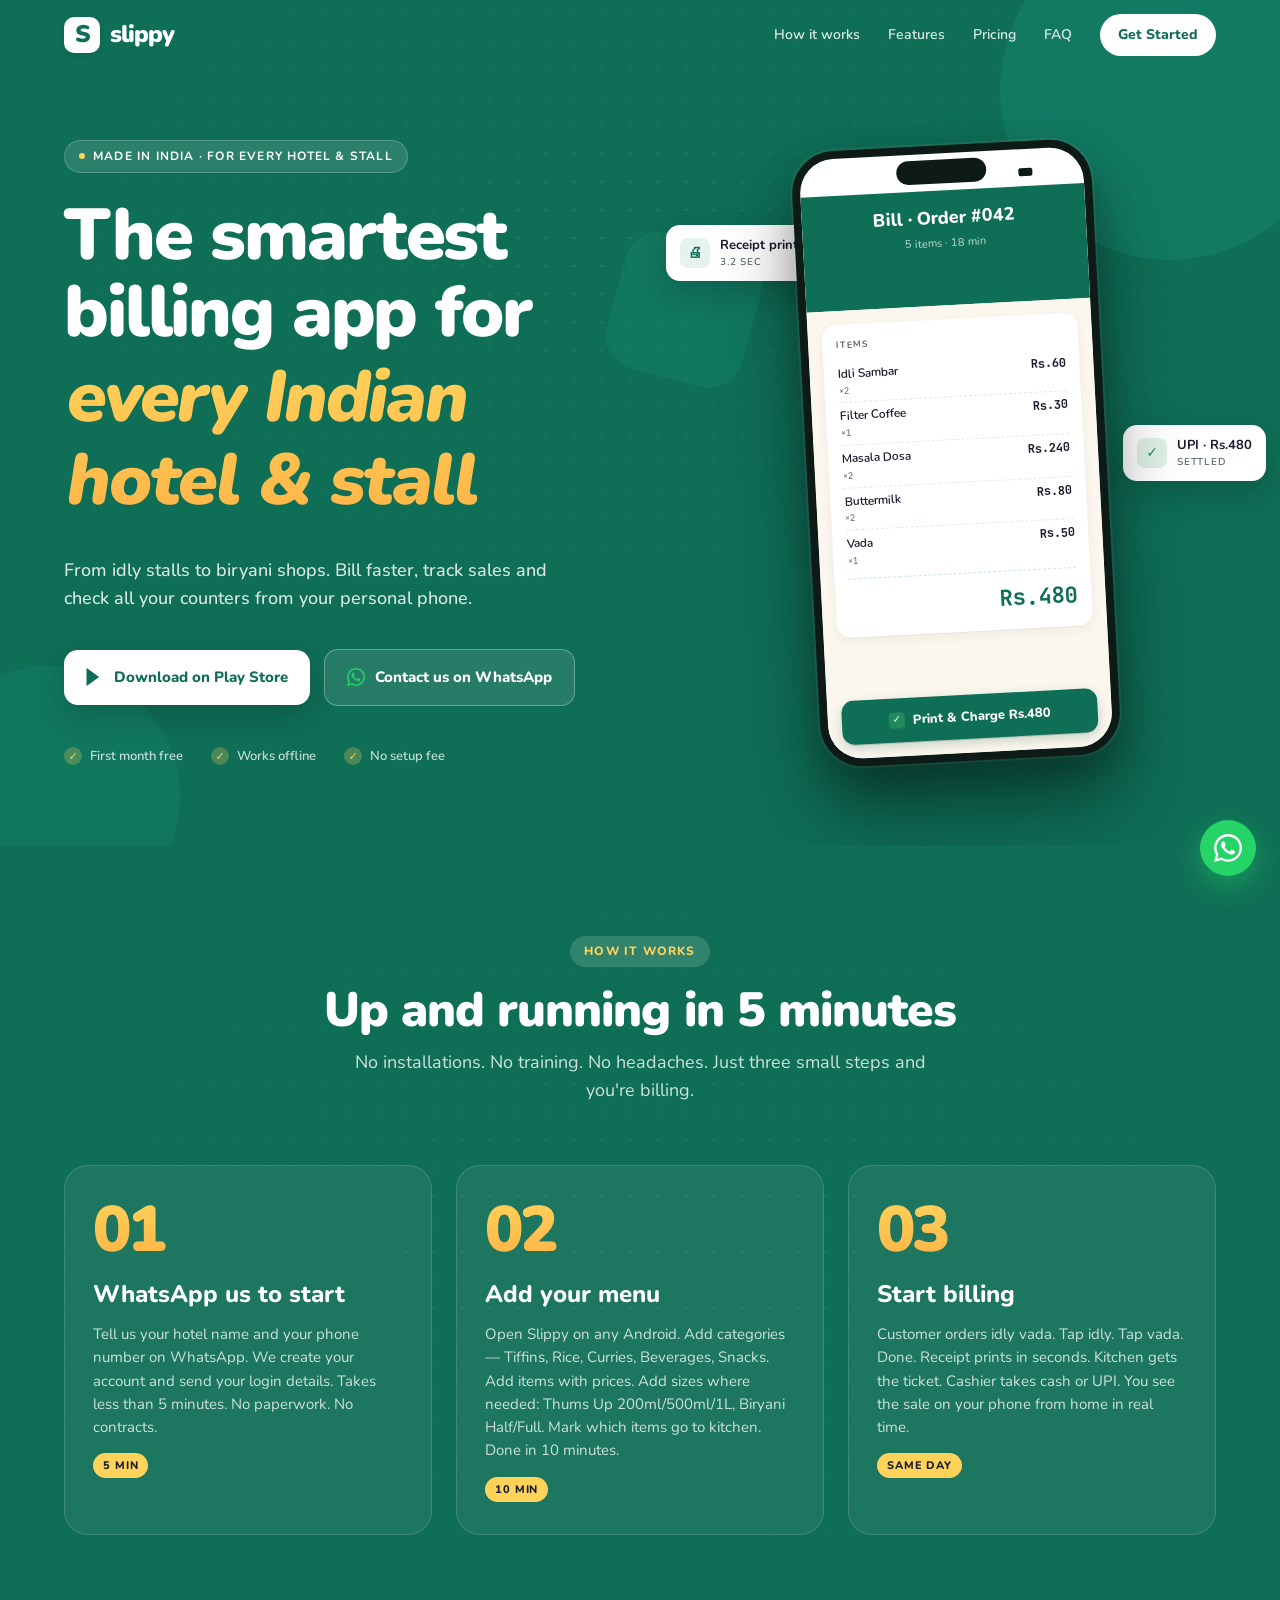
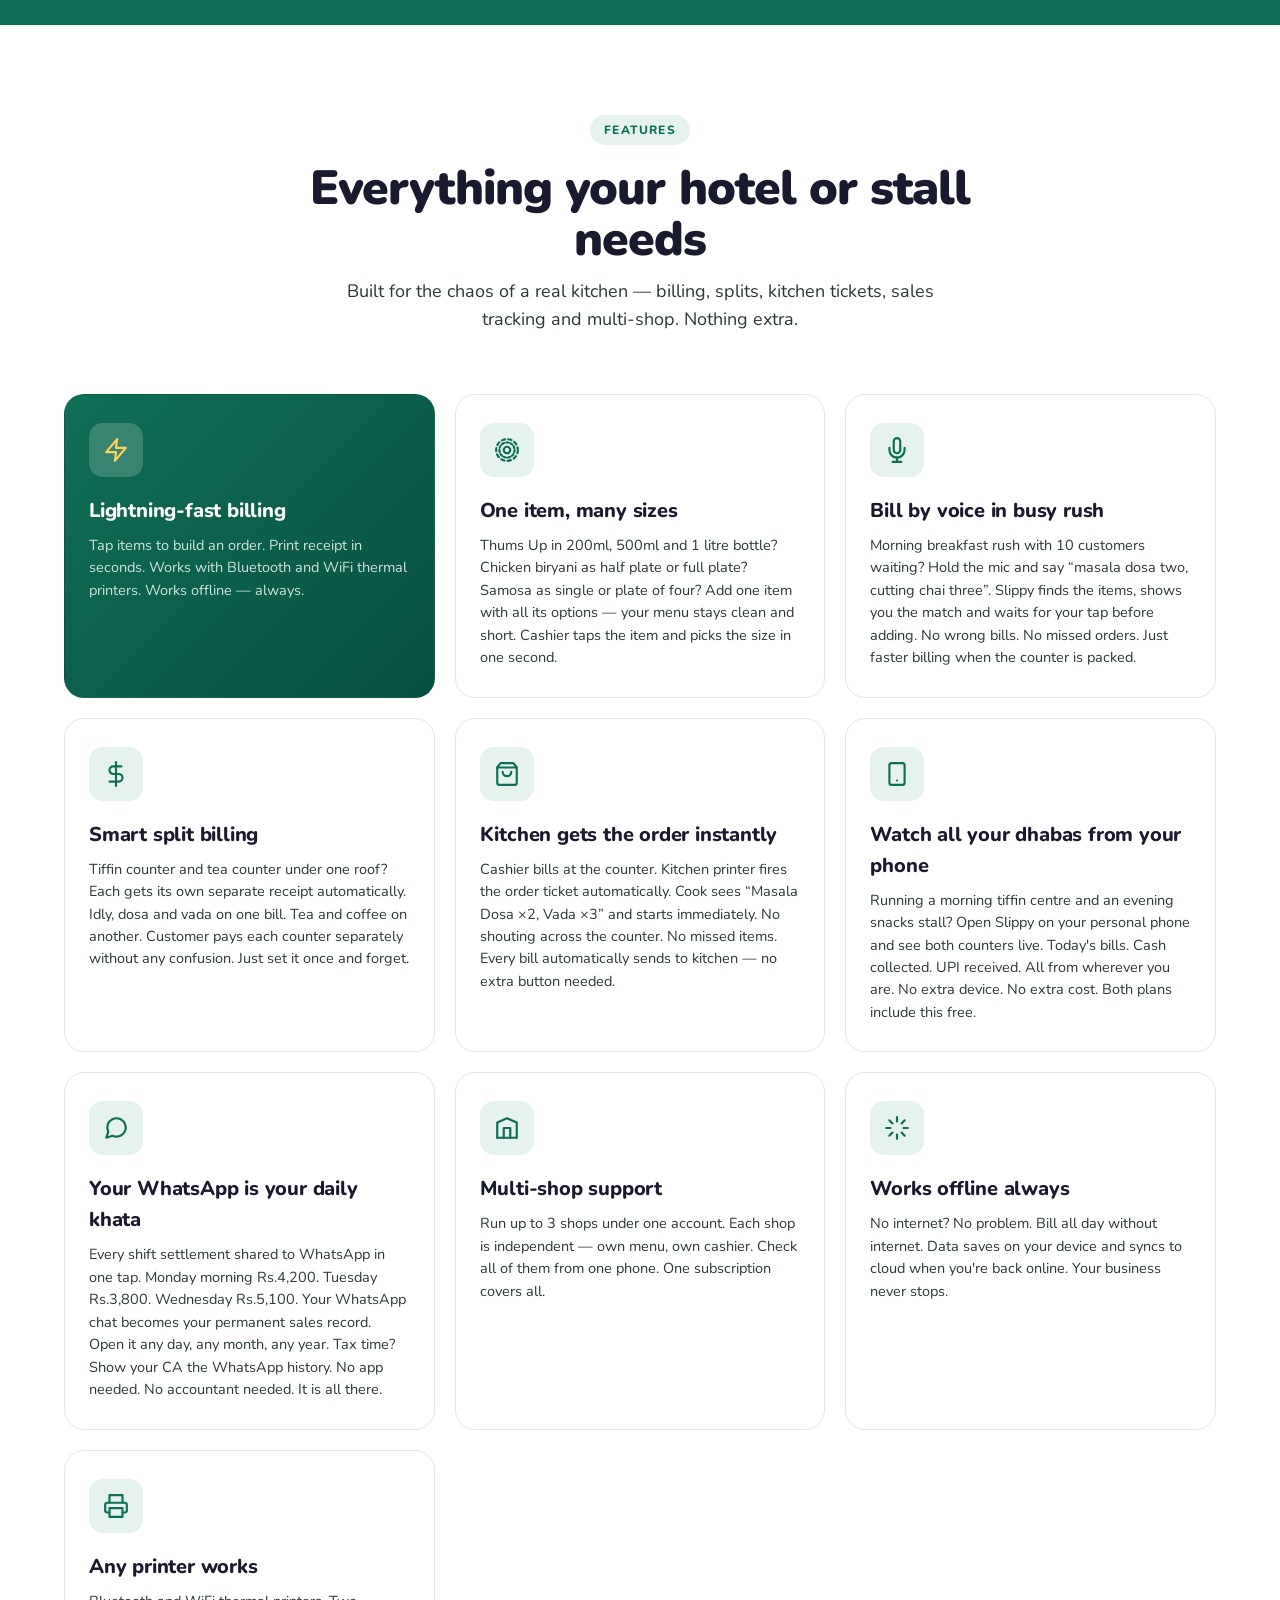
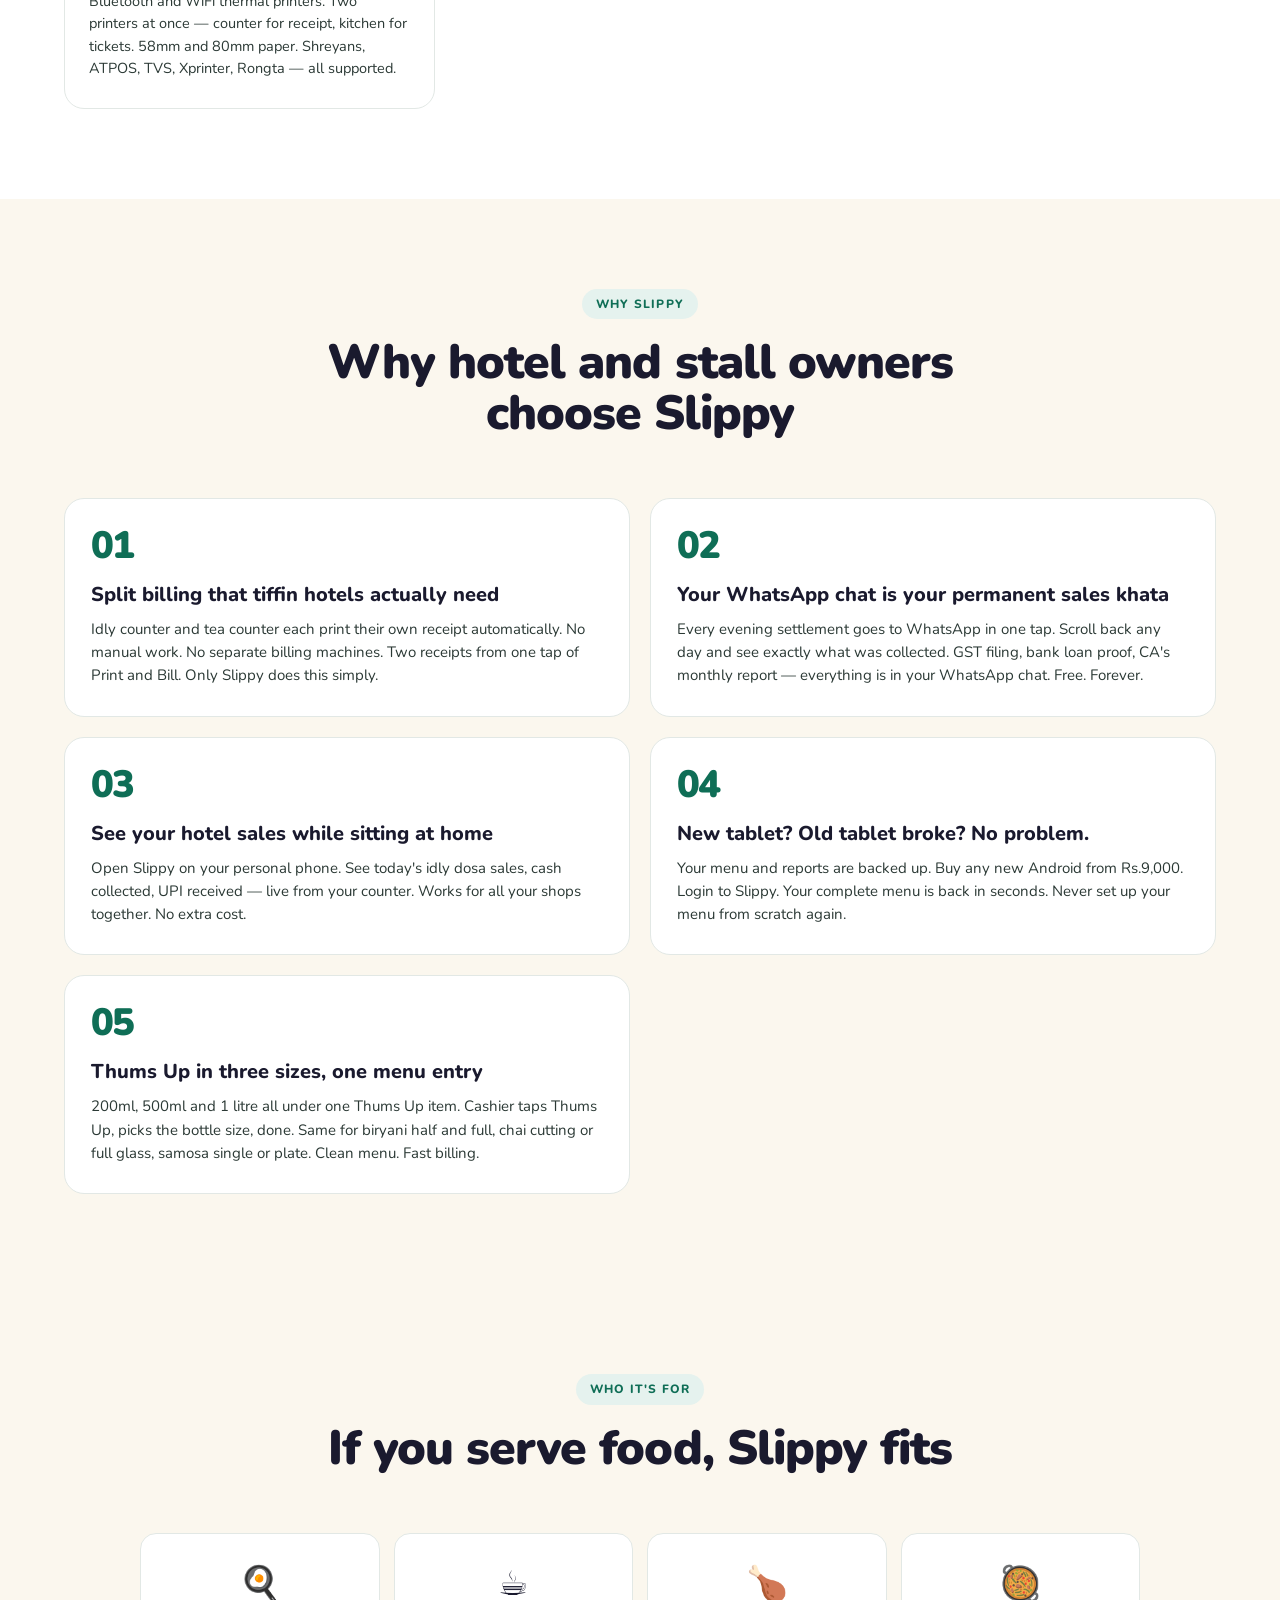
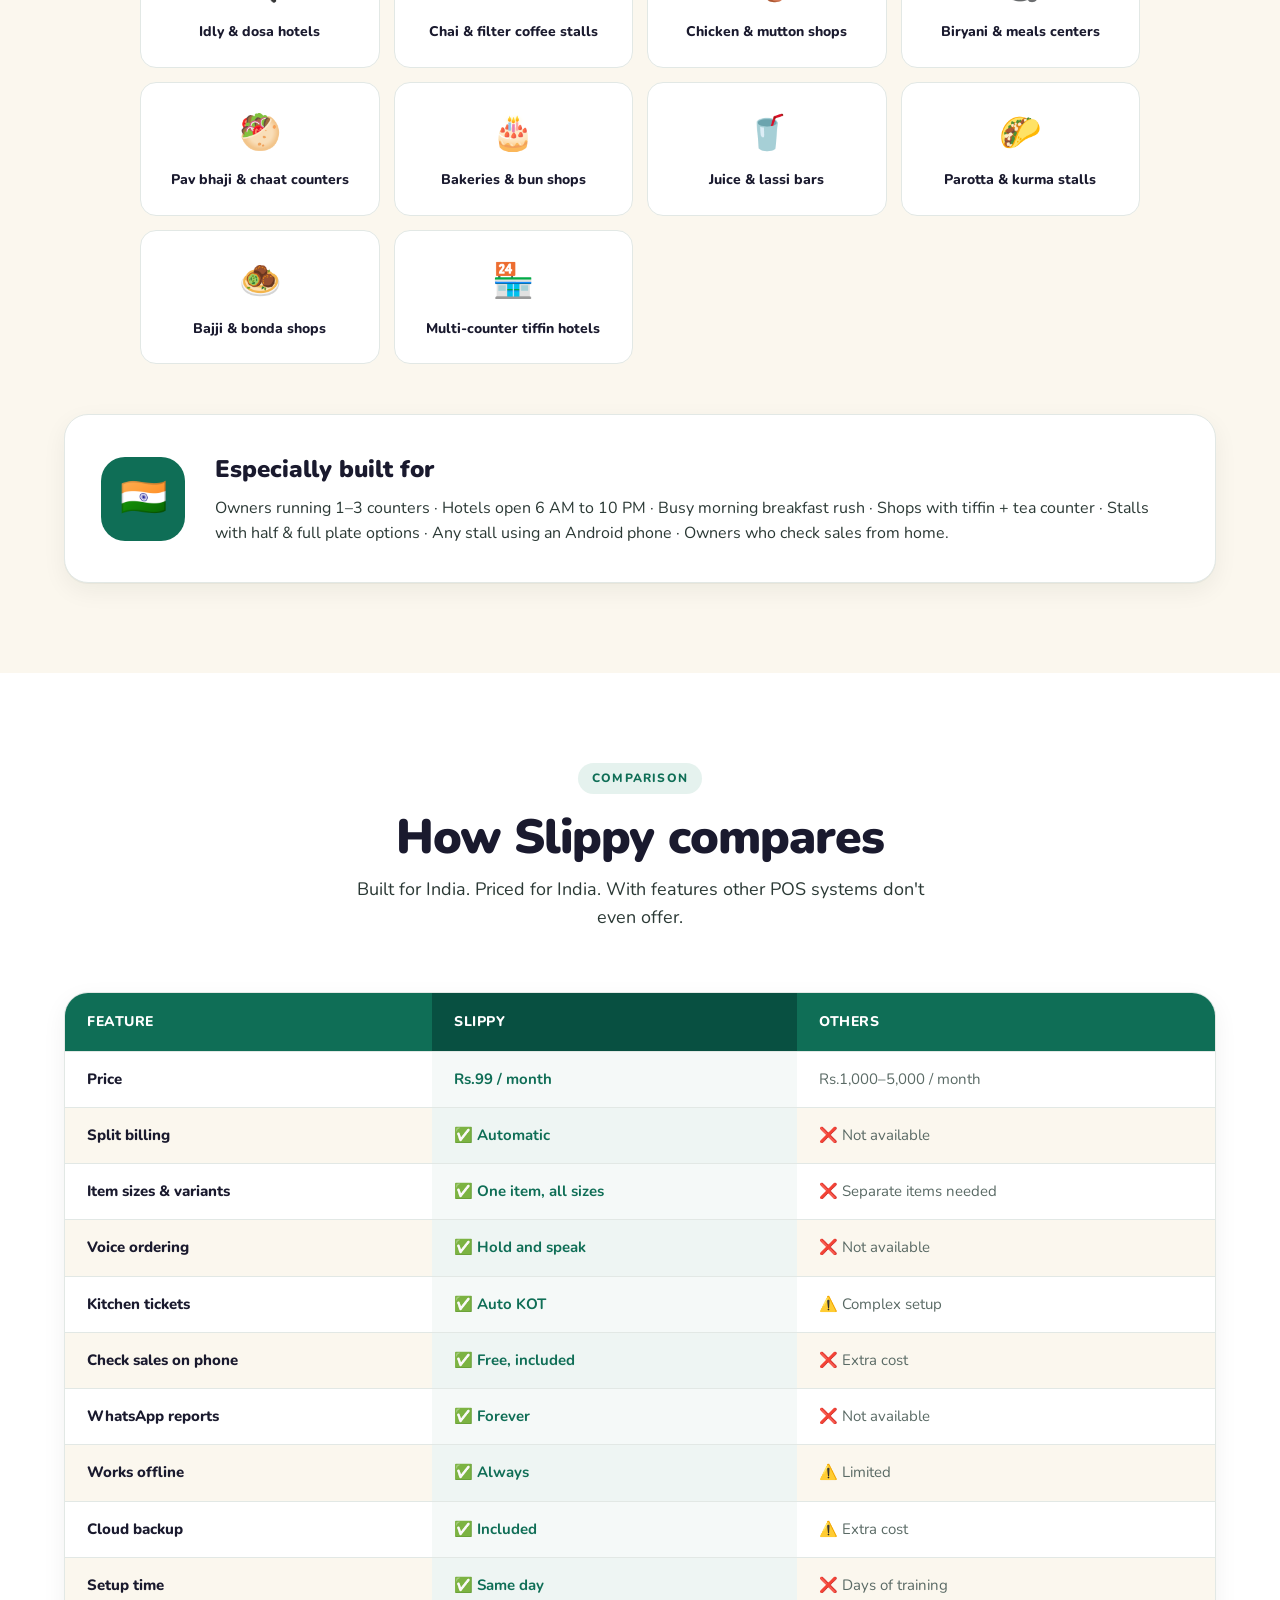
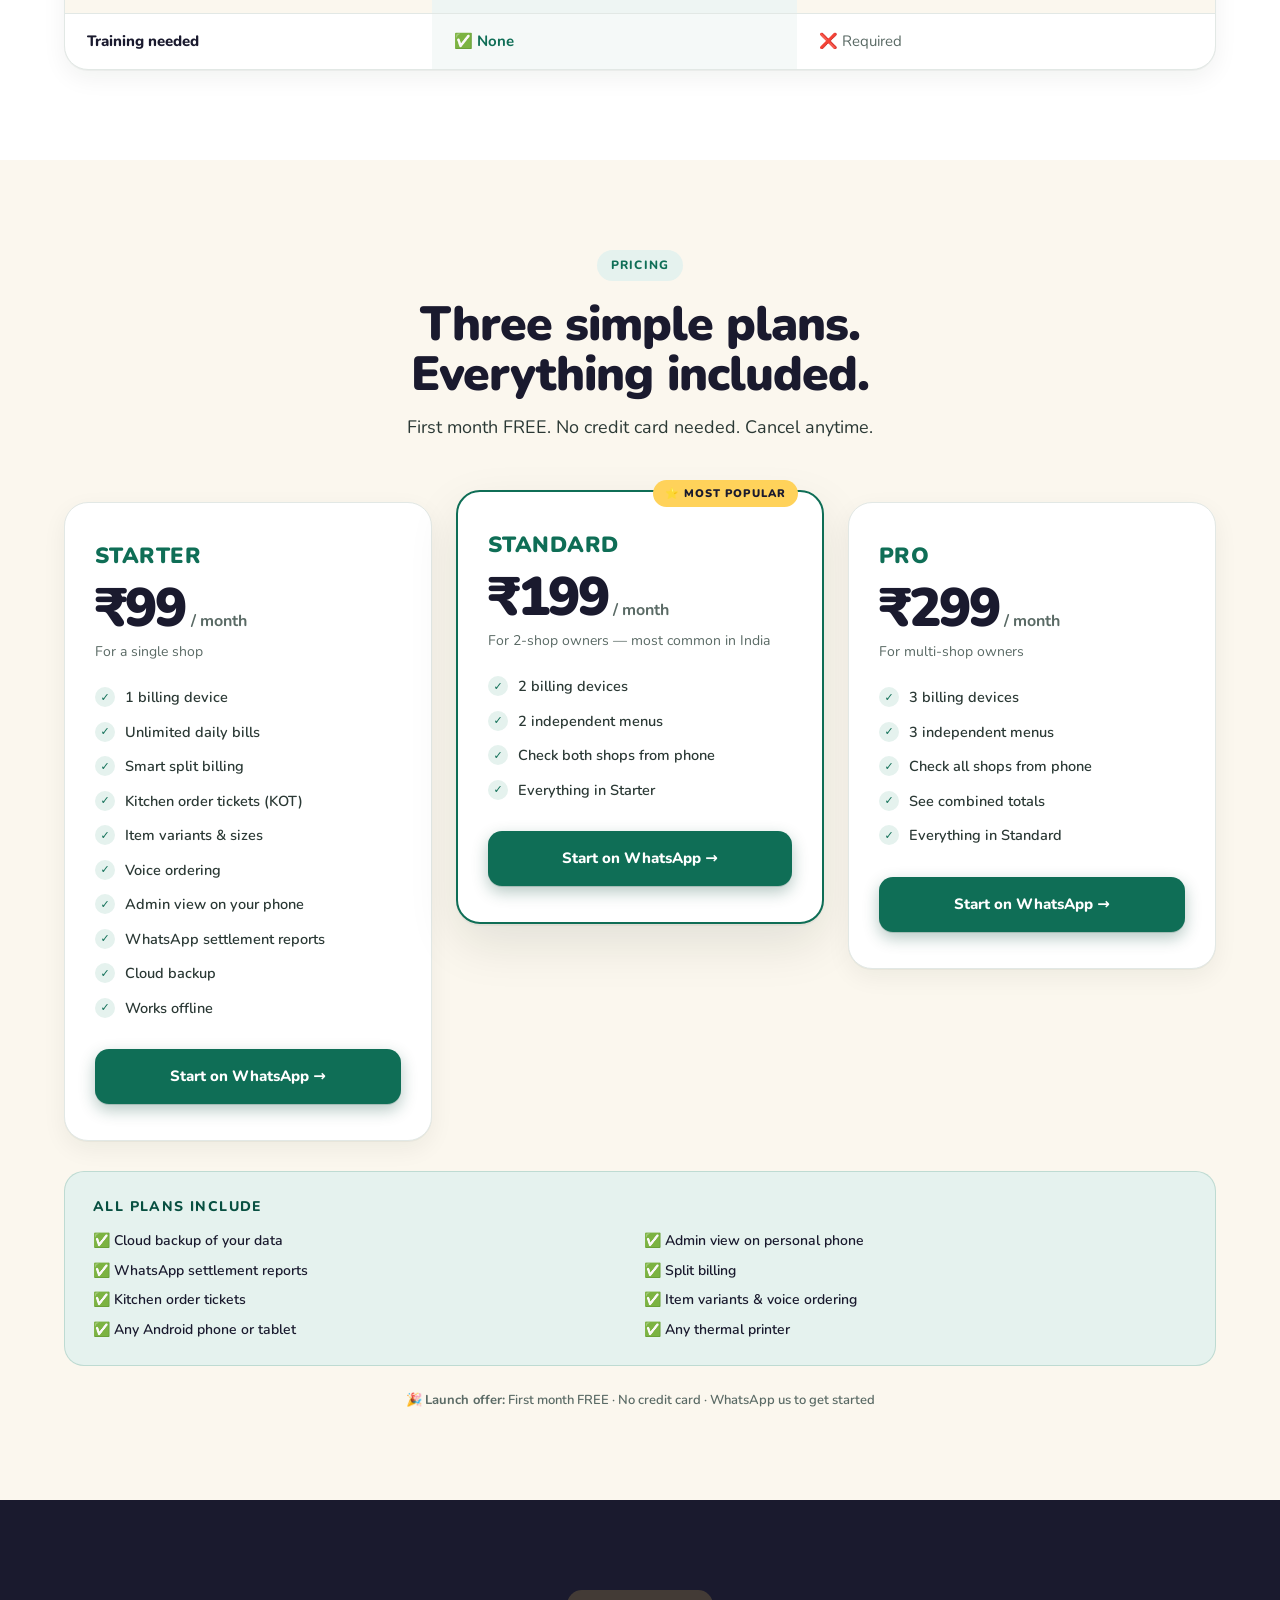
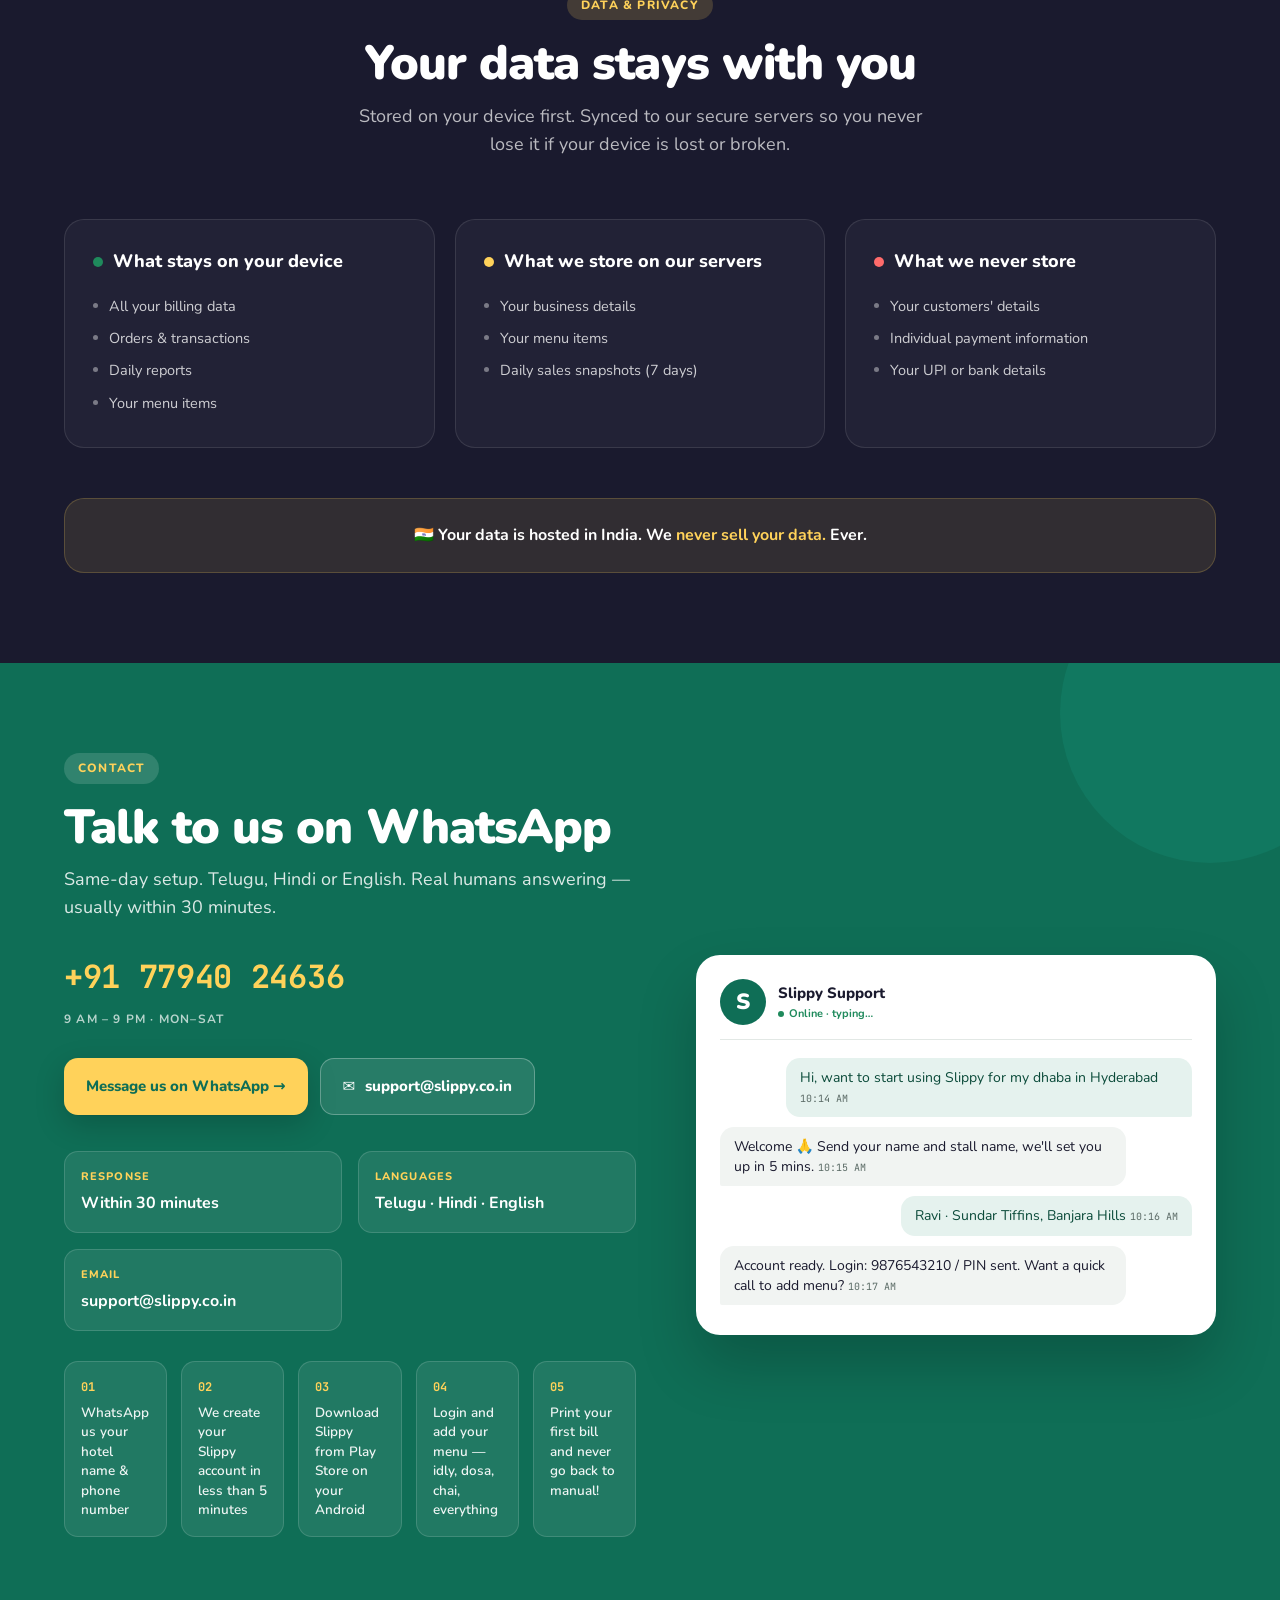
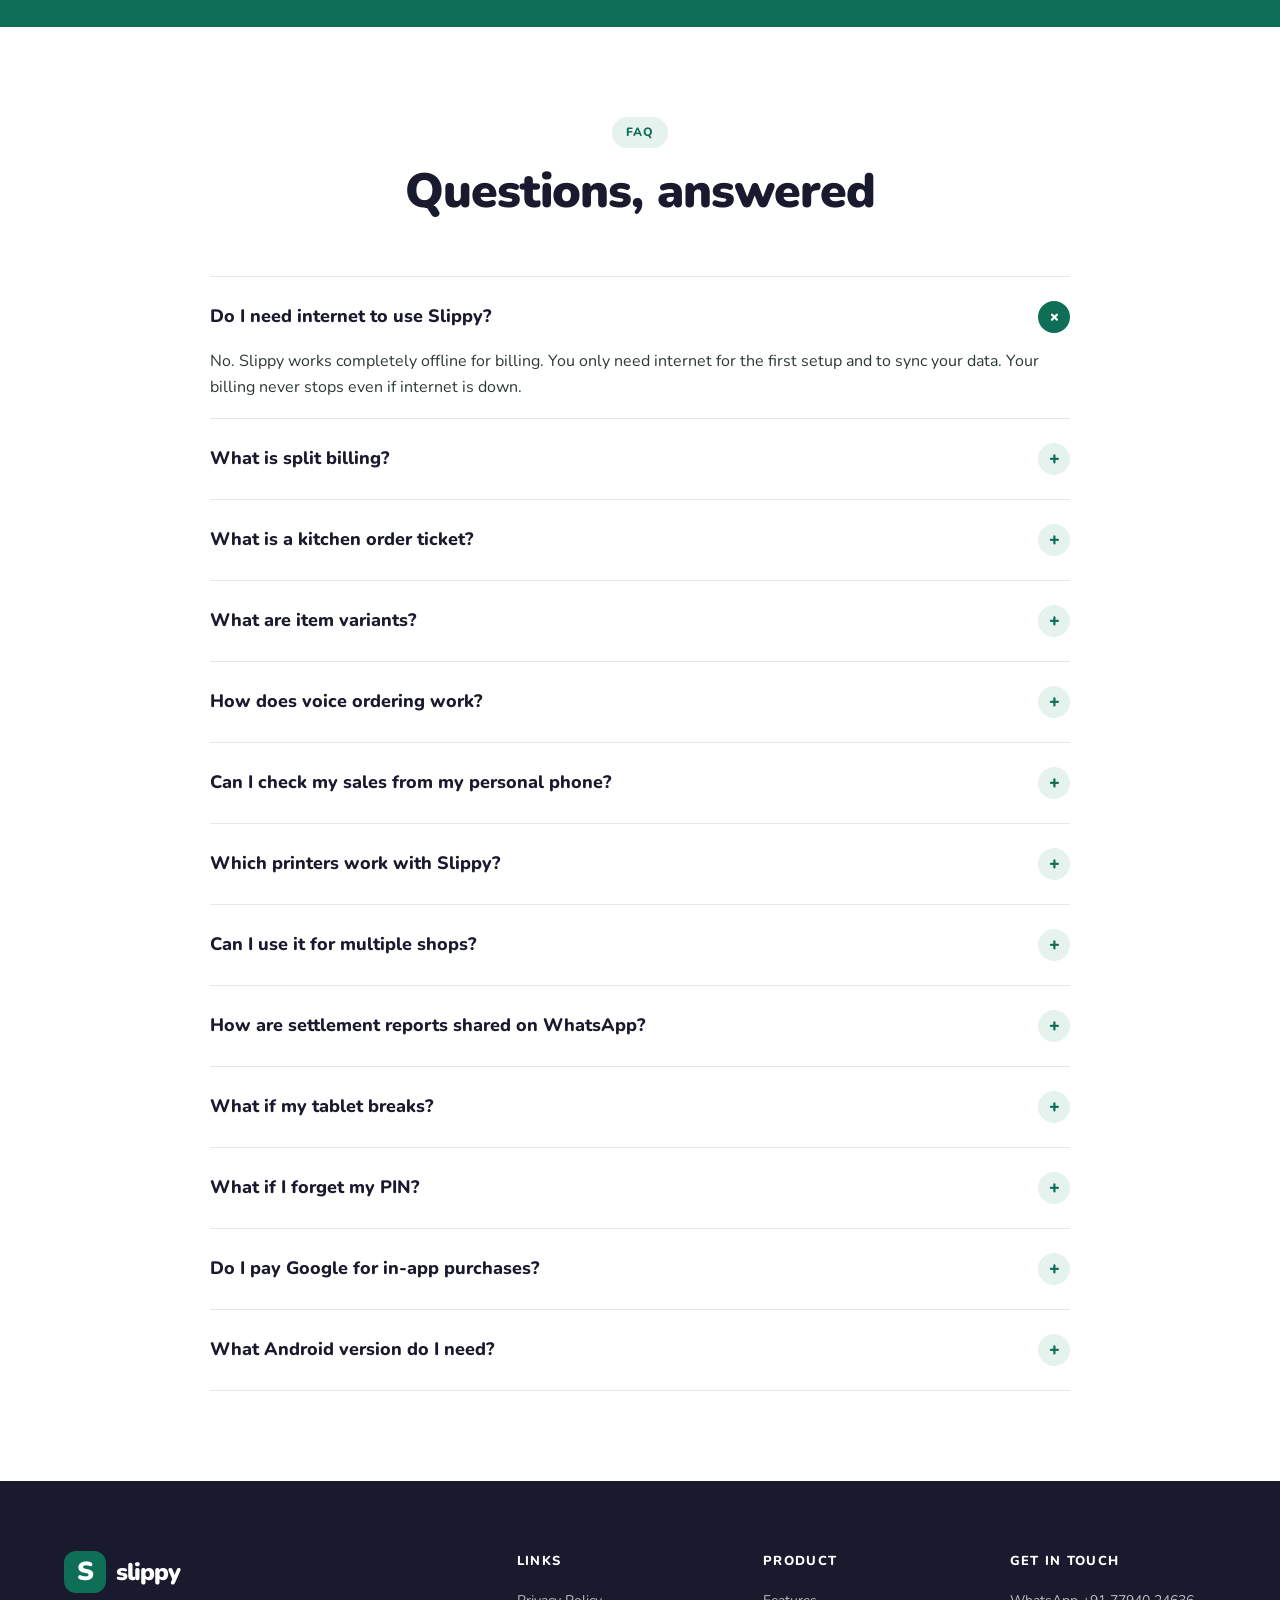
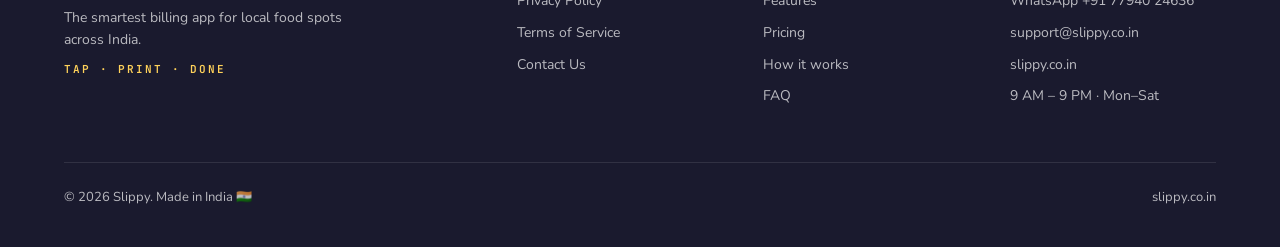
<file: index.html>
<!DOCTYPE html>
<html lang="en">
<head>
<meta charset="UTF-8">
<meta name="viewport" content="width=device-width, initial-scale=1.0">
<title>Slippy — The smartest billing app for every Indian hotel &amp; stall</title>
<meta name="description" content="For local food spots across India. Bill faster, track sales and check all your counters from your personal phone.">
<link rel="stylesheet" href="styles.css">
<style>
/* Comparison-table local styles */
.compare-wrap{overflow-x:auto;border-radius:24px;box-shadow:var(--shadow-card);border:1px solid var(--ink-200);background:#fff}
table.compare{width:100%;border-collapse:collapse;font-family:'Nunito',sans-serif;min-width:680px}
table.compare thead th{background:var(--teal-700);color:#fff;text-align:left;padding:18px 22px;font-weight:800;font-size:14px;letter-spacing:0.04em;text-transform:uppercase}
table.compare thead th.s{background:var(--teal-800)}
table.compare tbody td{padding:16px 22px;border-top:1px solid var(--ink-200);font-size:15px;color:var(--ink-700);vertical-align:middle}
table.compare tbody tr:nth-child(even) td{background:var(--paper-warm)}
table.compare td.feat-name{font-weight:800;color:var(--ink-900)}
table.compare td.us{color:var(--teal-700);font-weight:700;background:rgba(15,110,86,0.04)}
table.compare tr:nth-child(even) td.us{background:rgba(15,110,86,0.07)}
table.compare td.them{color:var(--ink-500)}
.why-grid{display:grid;grid-template-columns:1fr 1fr;gap:20px}
@media (max-width:760px){.why-grid{grid-template-columns:1fr}}
.why-card{background:#fff;border:1px solid var(--ink-200);border-radius:20px;padding:28px 26px;transition:transform 240ms ease,box-shadow 240ms ease}
.why-card:hover{transform:translateY(-4px);box-shadow:var(--shadow-card-2)}
.why-card .num{font-family:'Nunito',sans-serif;font-weight:900;font-size:38px;color:var(--teal-700);letter-spacing:-0.04em;line-height:1;margin-bottom:14px}
.why-card h3{font-weight:800;font-size:20px;color:var(--ink-900);margin-bottom:8px}
.why-card p{color:var(--ink-700);line-height:1.55;font-size:15px}
/* Two-plan pricing */
.pricing-row{display:grid;grid-template-columns:1fr 1fr;gap:24px;max-width:920px;margin:0 auto}
.pricing-row-3{grid-template-columns:1fr 1fr 1fr;max-width:1180px;align-items:start}
.pricing-row-3 .plan.pro{transform:translateY(-12px)}
@media (max-width:980px){.pricing-row-3{grid-template-columns:1fr;max-width:520px}.pricing-row-3 .plan.pro{transform:none}}
@media (max-width:780px){.pricing-row{grid-template-columns:1fr}}
.plan{background:#fff;border-radius:24px;padding:36px 30px;border:1px solid var(--ink-200);box-shadow:var(--shadow-card);position:relative}
.plan.pro{border:2px solid var(--teal-700);box-shadow:var(--shadow-card-2)}
.plan .ribbon{position:absolute;top:-12px;right:24px;background:#FFD25A;color:var(--ink-900);font-size:11px;font-weight:900;letter-spacing:0.10em;text-transform:uppercase;padding:5px 12px;border-radius:999px}
.plan .pname{font-family:'Nunito',sans-serif;font-weight:900;font-size:22px;color:var(--teal-700);letter-spacing:0.02em;text-transform:uppercase;margin-bottom:8px}
.plan .price-row{display:flex;align-items:baseline;gap:6px;margin-bottom:6px}
.plan .price-row .amt{font-weight:900;font-size:54px;letter-spacing:-0.04em;color:var(--ink-900);line-height:1}
.plan .price-row .per{font-size:16px;color:var(--ink-500);font-weight:700}
.plan .scope{color:var(--ink-500);font-size:14px;margin-bottom:18px}
.plan ul{list-style:none}
.plan li{display:flex;align-items:flex-start;gap:10px;padding:6px 0;font-size:14.5px;color:var(--ink-700);font-weight:600}
.plan li .v{width:20px;height:20px;border-radius:50%;background:var(--teal-100);color:var(--teal-700);display:flex;align-items:center;justify-content:center;font-weight:900;font-size:11px;flex-shrink:0;margin-top:1px}
.both-card{margin-top:30px;background:var(--teal-100);border-radius:20px;padding:24px 28px;border:1px solid rgba(15,110,86,0.18)}
.both-card h4{font-weight:800;color:var(--teal-800);margin-bottom:12px;font-size:14px;text-transform:uppercase;letter-spacing:0.10em}
.both-card .b-grid{display:grid;grid-template-columns:repeat(2,1fr);gap:8px}
@media (max-width:600px){.both-card .b-grid{grid-template-columns:1fr}}
.both-card .b-grid div{font-size:14px;color:var(--ink-900);font-weight:600;display:flex;align-items:center;gap:8px}
.btn-disabled{opacity:0.85;cursor:not-allowed;pointer-events:none;position:relative;overflow:visible}
.btn-disabled::after{content:'Coming Soon';position:absolute;top:-14px;right:-12px;background:#FFD25A;color:var(--ink-900);font-size:10px;font-weight:900;padding:4px 9px;border-radius:999px;letter-spacing:0.08em;text-transform:uppercase;box-shadow:0 4px 10px rgba(0,0,0,0.18);z-index:2;line-height:1;white-space:nowrap}
.steps-mini{display:grid;grid-template-columns:repeat(5,1fr);gap:14px;margin-top:30px}
@media (max-width:760px){.steps-mini{grid-template-columns:1fr 1fr}}
.steps-mini .si{background:rgba(255,255,255,0.08);border:1px solid rgba(255,255,255,0.14);border-radius:14px;padding:16px;color:#fff}
.steps-mini .si .n{font-family:'JetBrains Mono',monospace;color:#FFD25A;font-weight:700;font-size:12px;margin-bottom:6px}
.steps-mini .si .t{font-size:13.5px;line-height:1.45;color:rgba(255,255,255,0.92);font-weight:600}
</style>
</head>
<body>

<!-- NAV -->
<nav class="nav" id="nav">
  <div class="wrap">
    <a href="#" class="logo">
      <div class="mark"></div>
      <div class="word">slippy</div>
    </a>
    <div class="links">
      <a href="#how">How it works</a>
      <a href="#features">Features</a>
      <a href="#pricing">Pricing</a>
      <a href="#faq">FAQ</a>
      <a href="https://wa.me/917794024636" class="cta" target="_blank" rel="noopener">Get Started</a>
    </div>
  </div>
</nav>

<!-- HERO -->
<section class="hero">
  <div class="grid-bg"></div>
  <div class="blob3"></div>
  <div class="wrap">
    <div class="row">
      <div>
        <div class="eyebrow reveal"><span class="dot"></span>Made in India · For every hotel &amp; stall</div>
        <h1 class="reveal d1">The smartest billing app for <span class="em">every Indian hotel &amp; stall</span></h1>
        <p class="sub reveal d2">From idly stalls to biryani shops. Bill faster, track sales and check all your counters from your personal phone.</p>
        <div class="ctas reveal d3">
          <a href="https://play.google.com/store/apps/details?id=co.in.slippy.app&pcampaignid=web_share" class="btn btn-primary" target="_blank" rel="noopener">
            <svg width="18" height="20" viewBox="0 0 18 20" fill="none"><path d="M0.5 1L13 10L0.5 19V1Z" fill="#0F6E56"/><path d="M0.5 1L9 9.4L13 10L0.5 1Z" fill="#0F6E56" fill-opacity="0.7"/><path d="M0.5 19L9 10.6L13 10L0.5 19Z" fill="#0F6E56" fill-opacity="0.5"/></svg>
            Download on Play Store
          </a>
          <a href="https://wa.me/917794024636" class="btn btn-secondary" target="_blank" rel="noopener">
            <svg width="18" height="18" viewBox="0 0 24 24" fill="#25D366"><path d="M17.498 14.382c-.301-.15-1.767-.867-2.04-.966-.273-.101-.473-.15-.673.15-.197.295-.771.964-.944 1.162-.175.195-.349.21-.646.075-.3-.15-1.263-.465-2.403-1.485-.888-.795-1.484-1.77-1.66-2.07-.174-.3-.019-.465.13-.615.136-.135.301-.345.451-.523.146-.181.194-.301.297-.496.1-.21.049-.375-.025-.524-.075-.15-.672-1.62-.922-2.206-.24-.584-.487-.51-.672-.51-.172-.015-.371-.015-.571-.015-.2 0-.523.074-.797.359-.273.3-1.045 1.02-1.045 2.475s1.07 2.865 1.219 3.075c.149.18 2.095 3.195 5.076 4.485.709.3 1.26.48 1.692.629.71.227 1.355.195 1.866.121.57-.091 1.758-.721 2.006-1.413.255-.694.255-1.28.18-1.414-.074-.135-.27-.21-.57-.36zm-5.446 7.443h-.016c-1.77 0-3.524-.48-5.055-1.38l-.36-.214-3.75.975 1.005-3.645-.239-.375a9.869 9.869 0 0 1-1.516-5.26c0-5.445 4.455-9.885 9.942-9.885 2.654 0 5.145 1.035 7.021 2.91 1.875 1.875 2.909 4.365 2.909 7.02-.004 5.444-4.46 9.885-9.935 9.885M20.52 3.449C18.24 1.245 15.24 0 12.045 0 5.463 0 .104 5.334.101 11.893c0 2.096.549 4.14 1.595 5.945L0 24l6.335-1.652a11.997 11.997 0 0 0 5.71 1.447h.006c6.585 0 11.946-5.336 11.949-11.896 0-3.176-1.24-6.165-3.495-8.411"/></svg>
            Contact us on WhatsApp
          </a>
        </div>
        <div class="hero-trust reveal d4">
          <div class="item"><span class="check">✓</span>First month free</div>
          <div class="item"><span class="check">✓</span>Works offline</div>
          <div class="item"><span class="check">✓</span>No setup fee</div>
        </div>
      </div>

      <div class="phone-stage reveal d3">
        <div class="chip-fly print"><div class="ic">🖨</div><div><div>Receipt printed</div><div class="small">3.2 sec</div></div></div>
        <div class="chip-fly upi"><div class="ic">✓</div><div><div>UPI · Rs.480</div><div class="small">Settled</div></div></div>
        <div class="phone">
          <div class="screen">
            <div class="notch"></div>
            <div class="stat"><span class="mono">7:24</span><div class="right"><span class="bar"></span><span class="pct">100%</span></div></div>
            <div class="header-bar"><div class="title">Bill · Order #042</div><div class="sub">5 items · 18 min</div></div>
            <div class="body">
              <div class="card">
                <div class="lab">ITEMS</div>
                <div class="row-li"><div><div class="name">Idli Sambar</div><div class="qty">×2</div></div><div class="price">Rs.60</div></div>
                <div class="row-li"><div><div class="name">Filter Coffee</div><div class="qty">×1</div></div><div class="price">Rs.30</div></div>
                <div class="row-li"><div><div class="name">Masala Dosa</div><div class="qty">×2</div></div><div class="price">Rs.240</div></div>
                <div class="row-li"><div><div class="name">Buttermilk</div><div class="qty">×2</div></div><div class="price">Rs.80</div></div>
                <div class="row-li"><div><div class="name">Vada</div><div class="qty">×1</div></div><div class="price">Rs.50</div></div>
                <div class="total-row"><div class="lbl">Total</div><div class="amt">Rs.480</div></div>
              </div>
              <div class="pay-btn"><span class="check">✓</span> Print &amp; Charge Rs.480</div>
            </div>
          </div>
        </div>
      </div>
    </div>
  </div>
</section>

<!-- HOW IT WORKS -->
<section class="how" id="how">
  <div class="wrap">
    <div class="section-head">
      <div class="eyebrow-pill reveal">How it works</div>
      <h2 class="section-title reveal d1">Up and running in 5 minutes</h2>
      <p class="section-sub reveal d2">No installations. No training. No headaches. Just three small steps and you're billing.</p>
    </div>
    <div class="steps">
      <div class="step reveal d1">
        <div class="num">01</div>
        <h3>WhatsApp us to start</h3>
        <p>Tell us your hotel name and your phone number on WhatsApp. We create your account and send your login details. Takes less than 5 minutes. No paperwork. No contracts.</p>
        <span class="tag">5 min</span>
      </div>
      <div class="step reveal d2">
        <div class="num">02</div>
        <h3>Add your menu</h3>
        <p>Open Slippy on any Android. Add categories — Tiffins, Rice, Curries, Beverages, Snacks. Add items with prices. Add sizes where needed: Thums Up 200ml/500ml/1L, Biryani Half/Full. Mark which items go to kitchen. Done in 10 minutes.</p>
        <span class="tag">10 min</span>
      </div>
      <div class="step reveal d3">
        <div class="num">03</div>
        <h3>Start billing</h3>
        <p>Customer orders idly vada. Tap idly. Tap vada. Done. Receipt prints in seconds. Kitchen gets the ticket. Cashier takes cash or UPI. You see the sale on your phone from home in real time.</p>
        <span class="tag">Same day</span>
      </div>
    </div>
  </div>
</section>

<!-- FEATURES -->
<section id="features">
  <div class="wrap">
    <div class="section-head">
      <div class="eyebrow-pill reveal">Features</div>
      <h2 class="section-title reveal d1">Everything your hotel or stall needs</h2>
      <p class="section-sub reveal d2">Built for the chaos of a real kitchen — billing, splits, kitchen tickets, sales tracking and multi-shop. Nothing extra.</p>
    </div>
    <div class="features-grid">
      <div class="feat highlight reveal">
        <div class="ic"><svg viewBox="0 0 24 24" fill="none" stroke="currentColor" stroke-width="2" stroke-linecap="round" stroke-linejoin="round"><polygon points="13 2 3 14 12 14 11 22 21 10 12 10 13 2"></polygon></svg></div>
        <h3>Lightning-fast billing</h3>
        <p>Tap items to build an order. Print receipt in seconds. Works with Bluetooth and WiFi thermal printers. Works offline — always.</p>
      </div>
      <div class="feat reveal d1">
        <div class="ic"><svg viewBox="0 0 24 24" fill="none" stroke="currentColor" stroke-width="2" stroke-linecap="round" stroke-linejoin="round"><circle cx="12" cy="12" r="3"/><circle cx="12" cy="12" r="7" stroke-dasharray="2 2"/><circle cx="12" cy="12" r="10" stroke-dasharray="3 3"/></svg></div>
        <h3>One item, many sizes</h3>
        <p>Thums Up in 200ml, 500ml and 1 litre bottle? Chicken biryani as half plate or full plate? Samosa as single or plate of four? Add one item with all its options — your menu stays clean and short. Cashier taps the item and picks the size in one second.</p>
      </div>
      <div class="feat reveal d2">
        <div class="ic"><svg viewBox="0 0 24 24" fill="none" stroke="currentColor" stroke-width="2" stroke-linecap="round" stroke-linejoin="round"><path d="M12 1a3 3 0 0 0-3 3v8a3 3 0 0 0 6 0V4a3 3 0 0 0-3-3z"/><path d="M19 10v2a7 7 0 0 1-14 0v-2"/><line x1="12" y1="19" x2="12" y2="23"/><line x1="8" y1="23" x2="16" y2="23"/></svg></div>
        <h3>Bill by voice in busy rush</h3>
        <p>Morning breakfast rush with 10 customers waiting? Hold the mic and say “masala dosa two, cutting chai three”. Slippy finds the items, shows you the match and waits for your tap before adding. No wrong bills. No missed orders. Just faster billing when the counter is packed.</p>
      </div>
      <div class="feat reveal d1">
        <div class="ic"><svg viewBox="0 0 24 24" fill="none" stroke="currentColor" stroke-width="2" stroke-linecap="round" stroke-linejoin="round"><line x1="12" y1="1" x2="12" y2="23"></line><path d="M17 5H9.5a3.5 3.5 0 0 0 0 7h5a3.5 3.5 0 0 1 0 7H6"></path></svg></div>
        <h3>Smart split billing</h3>
        <p>Tiffin counter and tea counter under one roof? Each gets its own separate receipt automatically. Idly, dosa and vada on one bill. Tea and coffee on another. Customer pays each counter separately without any confusion. Just set it once and forget.</p>
      </div>
      <div class="feat reveal d2">
        <div class="ic"><svg viewBox="0 0 24 24" fill="none" stroke="currentColor" stroke-width="2" stroke-linecap="round" stroke-linejoin="round"><path d="M6 2 3 6v14a2 2 0 0 0 2 2h14a2 2 0 0 0 2-2V6l-3-4z"></path><line x1="3" y1="6" x2="21" y2="6"></line><path d="M16 10a4 4 0 0 1-8 0"></path></svg></div>
        <h3>Kitchen gets the order instantly</h3>
        <p>Cashier bills at the counter. Kitchen printer fires the order ticket automatically. Cook sees “Masala Dosa ×2, Vada ×3” and starts immediately. No shouting across the counter. No missed items. Every bill automatically sends to kitchen — no extra button needed.</p>
      </div>
      <div class="feat reveal d3">
        <div class="ic"><svg viewBox="0 0 24 24" fill="none" stroke="currentColor" stroke-width="2" stroke-linecap="round" stroke-linejoin="round"><rect x="5" y="2" width="14" height="20" rx="2" ry="2"></rect><line x1="12" y1="18" x2="12.01" y2="18"></line></svg></div>
        <h3>Watch all your dhabas from your phone</h3>
        <p>Running a morning tiffin centre and an evening snacks stall? Open Slippy on your personal phone and see both counters live. Today's bills. Cash collected. UPI received. All from wherever you are. No extra device. No extra cost. Both plans include this free.</p>
      </div>
      <div class="feat reveal d4">
        <div class="ic"><svg viewBox="0 0 24 24" fill="none" stroke="currentColor" stroke-width="2" stroke-linecap="round" stroke-linejoin="round"><path d="M21 11.5a8.38 8.38 0 0 1-.9 3.8 8.5 8.5 0 0 1-7.6 4.7 8.38 8.38 0 0 1-3.8-.9L3 21l1.9-5.7a8.38 8.38 0 0 1-.9-3.8 8.5 8.5 0 0 1 4.7-7.6 8.38 8.38 0 0 1 3.8-.9h.5a8.48 8.48 0 0 1 8 8v.5z"></path></svg></div>
        <h3>Your WhatsApp is your daily khata</h3>
        <p>Every shift settlement shared to WhatsApp in one tap. Monday morning Rs.4,200. Tuesday Rs.3,800. Wednesday Rs.5,100. Your WhatsApp chat becomes your permanent sales record. Open it any day, any month, any year. Tax time? Show your CA the WhatsApp history. No app needed. No accountant needed. It is all there.</p>
      </div>
      <div class="feat reveal d5">
        <div class="ic"><svg viewBox="0 0 24 24" fill="none" stroke="currentColor" stroke-width="2" stroke-linecap="round" stroke-linejoin="round"><path d="M3 21V7l9-4 9 4v14"></path><path d="M9 21v-9h6v9"></path><line x1="3" y1="21" x2="21" y2="21"></line></svg></div>
        <h3>Multi-shop support</h3>
        <p>Run up to 3 shops under one account. Each shop is independent — own menu, own cashier. Check all of them from one phone. One subscription covers all.</p>
      </div>
      <div class="feat reveal d6">
        <div class="ic"><svg viewBox="0 0 24 24" fill="none" stroke="currentColor" stroke-width="2" stroke-linecap="round" stroke-linejoin="round"><path d="M12 2v4M12 18v4M4.93 4.93l2.83 2.83M16.24 16.24l2.83 2.83M2 12h4M18 12h4M4.93 19.07l2.83-2.83M16.24 7.76l2.83-2.83"/></svg></div>
        <h3>Works offline always</h3>
        <p>No internet? No problem. Bill all day without internet. Data saves on your device and syncs to cloud when you're back online. Your business never stops.</p>
      </div>
      <div class="feat reveal">
        <div class="ic"><svg viewBox="0 0 24 24" fill="none" stroke="currentColor" stroke-width="2" stroke-linecap="round" stroke-linejoin="round"><polyline points="6 9 6 2 18 2 18 9"></polyline><path d="M6 18H4a2 2 0 0 1-2-2v-5a2 2 0 0 1 2-2h16a2 2 0 0 1 2 2v5a2 2 0 0 1-2 2h-2"></path><rect x="6" y="14" width="12" height="8"></rect></svg></div>
        <h3>Any printer works</h3>
        <p>Bluetooth and WiFi thermal printers. Two printers at once — counter for receipt, kitchen for tickets. 58mm and 80mm paper. Shreyans, ATPOS, TVS, Xprinter, Rongta — all supported.</p>
      </div>
    </div>
  </div>
</section>

<!-- WHY SLIPPY IS DIFFERENT -->
<section style="background:var(--paper-warm)">
  <div class="wrap">
    <div class="section-head">
      <div class="eyebrow-pill reveal">Why Slippy</div>
      <h2 class="section-title reveal d1">Why hotel and stall owners choose Slippy</h2>
    </div>
    <div class="why-grid">
      <div class="why-card reveal"><div class="num">01</div><h3>Split billing that tiffin hotels actually need</h3><p>Idly counter and tea counter each print their own receipt automatically. No manual work. No separate billing machines. Two receipts from one tap of Print and Bill. Only Slippy does this simply.</p></div>
      <div class="why-card reveal d1"><div class="num">02</div><h3>Your WhatsApp chat is your permanent sales khata</h3><p>Every evening settlement goes to WhatsApp in one tap. Scroll back any day and see exactly what was collected. GST filing, bank loan proof, CA's monthly report — everything is in your WhatsApp chat. Free. Forever.</p></div>
      <div class="why-card reveal d2"><div class="num">03</div><h3>See your hotel sales while sitting at home</h3><p>Open Slippy on your personal phone. See today's idly dosa sales, cash collected, UPI received — live from your counter. Works for all your shops together. No extra cost.</p></div>
      <div class="why-card reveal d3"><div class="num">04</div><h3>New tablet? Old tablet broke? No problem.</h3><p>Your menu and reports are backed up. Buy any new Android from Rs.9,000. Login to Slippy. Your complete menu is back in seconds. Never set up your menu from scratch again.</p></div>
      <div class="why-card reveal d4"><div class="num">05</div><h3>Thums Up in three sizes, one menu entry</h3><p>200ml, 500ml and 1 litre all under one Thums Up item. Cashier taps Thums Up, picks the bottle size, done. Same for biryani half and full, chai cutting or full glass, samosa single or plate. Clean menu. Fast billing.</p></div>
    </div>
  </div>
</section>

<!-- WHO IS IT FOR -->
<section class="who">
  <div class="wrap">
    <div class="section-head">
      <div class="eyebrow-pill reveal">Who it's for</div>
      <h2 class="section-title reveal d1">If you serve food, Slippy fits</h2>
    </div>
    <div class="who-grid">
      <div class="who-item reveal"><div class="emo">🍳</div><div class="name">Idly &amp; dosa hotels</div></div>
      <div class="who-item reveal d1"><div class="emo">☕</div><div class="name">Chai &amp; filter coffee stalls</div></div>
      <div class="who-item reveal d2"><div class="emo">🍗</div><div class="name">Chicken &amp; mutton shops</div></div>
      <div class="who-item reveal d3"><div class="emo">🥘</div><div class="name">Biryani &amp; meals centers</div></div>
      <div class="who-item reveal d1"><div class="emo">🥙</div><div class="name">Pav bhaji &amp; chaat counters</div></div>
      <div class="who-item reveal d2"><div class="emo">🎂</div><div class="name">Bakeries &amp; bun shops</div></div>
      <div class="who-item reveal d3"><div class="emo">🥤</div><div class="name">Juice &amp; lassi bars</div></div>
      <div class="who-item reveal d4"><div class="emo">🌮</div><div class="name">Parotta &amp; kurma stalls</div></div>
      <div class="who-item reveal"><div class="emo">🧆</div><div class="name">Bajji &amp; bonda shops</div></div>
      <div class="who-item reveal d1"><div class="emo">🏪</div><div class="name">Multi-counter tiffin hotels</div></div>
    </div>
    <div class="who-callout reveal">
      <div class="badge">🇮🇳</div>
      <div>
        <h3>Especially built for</h3>
        <p>Owners running 1–3 counters · Hotels open 6 AM to 10 PM · Busy morning breakfast rush · Shops with tiffin + tea counter · Stalls with half &amp; full plate options · Any stall using an Android phone · Owners who check sales from home.</p>
      </div>
    </div>
  </div>
</section>

<!-- COMPARISON -->
<section style="background:#fff">
  <div class="wrap">
    <div class="section-head">
      <div class="eyebrow-pill reveal">Comparison</div>
      <h2 class="section-title reveal d1">How Slippy compares</h2>
      <p class="section-sub reveal d2">Built for India. Priced for India. With features other POS systems don't even offer.</p>
    </div>
    <div class="compare-wrap reveal">
      <table class="compare">
        <thead><tr><th>Feature</th><th class="s">Slippy</th><th>Others</th></tr></thead>
        <tbody>
          <tr><td class="feat-name">Price</td><td class="us">Rs.99 / month</td><td class="them">Rs.1,000–5,000 / month</td></tr>
          <tr><td class="feat-name">Split billing</td><td class="us">✅ Automatic</td><td class="them">❌ Not available</td></tr>
          <tr><td class="feat-name">Item sizes &amp; variants</td><td class="us">✅ One item, all sizes</td><td class="them">❌ Separate items needed</td></tr>
          <tr><td class="feat-name">Voice ordering</td><td class="us">✅ Hold and speak</td><td class="them">❌ Not available</td></tr>
          <tr><td class="feat-name">Kitchen tickets</td><td class="us">✅ Auto KOT</td><td class="them">⚠️ Complex setup</td></tr>
          <tr><td class="feat-name">Check sales on phone</td><td class="us">✅ Free, included</td><td class="them">❌ Extra cost</td></tr>
          <tr><td class="feat-name">WhatsApp reports</td><td class="us">✅ Forever</td><td class="them">❌ Not available</td></tr>
          <tr><td class="feat-name">Works offline</td><td class="us">✅ Always</td><td class="them">⚠️ Limited</td></tr>
          <tr><td class="feat-name">Cloud backup</td><td class="us">✅ Included</td><td class="them">⚠️ Extra cost</td></tr>
          <tr><td class="feat-name">Setup time</td><td class="us">✅ Same day</td><td class="them">❌ Days of training</td></tr>
          <tr><td class="feat-name">Training needed</td><td class="us">✅ None</td><td class="them">❌ Required</td></tr>
        </tbody>
      </table>
    </div>
  </div>
</section>

<!-- PRICING -->
<section id="pricing" style="background:var(--paper-warm)">
  <div class="wrap">
    <div class="section-head">
      <div class="eyebrow-pill reveal">Pricing</div>
      <h2 class="section-title reveal d1">Three simple plans. Everything included.</h2>
      <p class="section-sub reveal d2">First month FREE. No credit card needed. Cancel anytime.</p>
    </div>
    <div class="pricing-row pricing-row-3">
      <div class="plan reveal">
        <div class="pname">Starter</div>
        <div class="price-row"><span class="amt">₹99</span><span class="per">/ month</span></div>
        <div class="scope">For a single shop</div>
        <ul>
          <li><span class="v">✓</span>1 billing device</li>
          <li><span class="v">✓</span>Unlimited daily bills</li>
          <li><span class="v">✓</span>Smart split billing</li>
          <li><span class="v">✓</span>Kitchen order tickets (KOT)</li>
          <li><span class="v">✓</span>Item variants &amp; sizes</li>
          <li><span class="v">✓</span>Voice ordering</li>
          <li><span class="v">✓</span>Admin view on your phone</li>
          <li><span class="v">✓</span>WhatsApp settlement reports</li>
          <li><span class="v">✓</span>Cloud backup</li>
          <li><span class="v">✓</span>Works offline</li>
        </ul>
        <div class="cta-row" style="margin-top:24px"><a href="https://wa.me/917794024636" class="btn btn-teal" target="_blank" rel="noopener" style="width:100%;justify-content:center">Start on WhatsApp →</a></div>
      </div>
      <div class="plan pro reveal d1">
        <div class="ribbon">⭐ Most popular</div>
        <div class="pname" style="color:var(--teal-700)">Standard</div>
        <div class="price-row"><span class="amt">₹199</span><span class="per">/ month</span></div>
        <div class="scope">For 2-shop owners — most common in India</div>
        <ul>
          <li><span class="v">✓</span>2 billing devices</li>
          <li><span class="v">✓</span>2 independent menus</li>
          <li><span class="v">✓</span>Check both shops from phone</li>
          <li><span class="v">✓</span>Everything in Starter</li>
        </ul>
        <div class="cta-row" style="margin-top:24px"><a href="https://wa.me/917794024636" class="btn btn-teal" target="_blank" rel="noopener" style="width:100%;justify-content:center">Start on WhatsApp →</a></div>
      </div>
      <div class="plan reveal d2">
        <div class="pname">Pro</div>
        <div class="price-row"><span class="amt">₹299</span><span class="per">/ month</span></div>
        <div class="scope">For multi-shop owners</div>
        <ul>
          <li><span class="v">✓</span>3 billing devices</li>
          <li><span class="v">✓</span>3 independent menus</li>
          <li><span class="v">✓</span>Check all shops from phone</li>
          <li><span class="v">✓</span>See combined totals</li>
          <li><span class="v">✓</span>Everything in Standard</li>
        </ul>
        <div class="cta-row" style="margin-top:24px"><a href="https://wa.me/917794024636" class="btn btn-teal" target="_blank" rel="noopener" style="width:100%;justify-content:center">Start on WhatsApp →</a></div>
      </div>
    </div>
    <div class="both-card reveal d2" style="max-width:1180px;margin:30px auto 0">
      <h4>All plans include</h4>
      <div class="b-grid">
        <div>✅ Cloud backup of your data</div>
        <div>✅ Admin view on personal phone</div>
        <div>✅ WhatsApp settlement reports</div>
        <div>✅ Split billing</div>
        <div>✅ Kitchen order tickets</div>
        <div>✅ Item variants &amp; voice ordering</div>
        <div>✅ Any Android phone or tablet</div>
        <div>✅ Any thermal printer</div>
      </div>
    </div>
    <div class="pricing-foot reveal d3" style="margin-top:24px">
      🎉 <strong>Launch offer:</strong> First month FREE · No credit card · WhatsApp us to get started
    </div>
  </div>
</section>

<!-- PRIVACY -->
<section class="privacy">
  <div class="wrap">
    <div class="section-head">
      <div class="eyebrow-pill reveal">Data &amp; privacy</div>
      <h2 class="section-title reveal d1">Your data stays with you</h2>
      <p class="section-sub reveal d2">Stored on your device first. Synced to our secure servers so you never lose it if your device is lost or broken.</p>
    </div>
    <div class="privacy-cols">
      <div class="priv-card on reveal">
        <h3><span class="dot"></span>What stays on your device</h3>
        <ul>
          <li>All your billing data</li>
          <li>Orders &amp; transactions</li>
          <li>Daily reports</li>
          <li>Your menu items</li>
        </ul>
      </div>
      <div class="priv-card cn reveal d1">
        <h3><span class="dot"></span>What we store on our servers</h3>
        <ul>
          <li>Your business details</li>
          <li>Your menu items</li>
          <li>Daily sales snapshots (7 days)</li>
        </ul>
      </div>
      <div class="priv-card off reveal d2">
        <h3><span class="dot"></span>What we never store</h3>
        <ul>
          <li>Your customers' details</li>
          <li>Individual payment information</li>
          <li>Your UPI or bank details</li>
        </ul>
      </div>
    </div>
    <div class="closer reveal d3">
      🇮🇳 Your data is hosted in India. We <span class="em">never sell your data.</span> Ever.
    </div>
  </div>
</section>

<!-- CONTACT -->
<section class="contact" id="contact">
  <div class="wrap">
    <div class="row">
      <div>
        <div class="eyebrow-pill reveal" style="background:rgba(255,255,255,0.14);color:#FFD25A">Contact</div>
        <h2 class="section-title reveal d1">Talk to us on WhatsApp</h2>
        <p class="lead reveal d2">Same-day setup. Telugu, Hindi or English. Real humans answering — usually within 30 minutes.</p>
        <div class="number reveal d3">+91 77940 24636</div>
        <div class="number-tag reveal d3">9 AM – 9 PM · Mon–Sat</div>
        <div class="ctas reveal d4" style="flex-wrap:wrap;gap:12px">
          <a href="https://wa.me/917794024636" class="btn btn-primary" target="_blank" rel="noopener" style="background:#FFD25A">
            Message us on WhatsApp →
          </a>
          <a class="btn btn-secondary mail-link" style="background:rgba(255,255,255,0.10);color:#fff;border:1px solid rgba(255,255,255,0.28)">
            ✉ <span class="mail-text"></span>
          </a>
        </div>
        <div class="meta reveal d5">
          <div class="it"><div class="lab">Response</div><div class="v">Within 30 minutes</div></div>
          <div class="it"><div class="lab">Languages</div><div class="v">Telugu · Hindi · English</div></div>
          <div class="it"><div class="lab">Email</div><div class="v mail-text"></div></div>
        </div>
        <div class="steps-mini reveal d5">
          <div class="si"><div class="n">01</div><div class="t">WhatsApp us your hotel name &amp; phone number</div></div>
          <div class="si"><div class="n">02</div><div class="t">We create your Slippy account in less than 5 minutes</div></div>
          <div class="si"><div class="n">03</div><div class="t">Download Slippy from Play Store on your Android</div></div>
          <div class="si"><div class="n">04</div><div class="t">Login and add your menu — idly, dosa, chai, everything</div></div>
          <div class="si"><div class="n">05</div><div class="t">Print your first bill and never go back to manual!</div></div>
        </div>
      </div>

      <div class="wa-art reveal d2">
        <div class="header">
          <div class="avatar">S</div>
          <div>
            <div class="nm">Slippy Support</div>
            <div class="st"><span class="lvd"></span>Online · typing…</div>
          </div>
        </div>
        <div class="msgs">
          <div class="msg us">Hi, want to start using Slippy for my dhaba in Hyderabad <span class="ti">10:14 AM</span></div>
          <div class="msg them">Welcome 🙏 Send your name and stall name, we'll set you up in 5 mins. <span class="ti" style="color:var(--ink-500)">10:15 AM</span></div>
          <div class="msg us">Ravi · Sundar Tiffins, Banjara Hills <span class="ti">10:16 AM</span></div>
          <div class="msg them">Account ready. Login: 9876543210 / PIN sent. Want a quick call to add menu? <span class="ti" style="color:var(--ink-500)">10:17 AM</span></div>
        </div>
      </div>
    </div>
  </div>
</section>

<!-- FAQ -->
<section id="faq">
  <div class="wrap">
    <div class="section-head">
      <div class="eyebrow-pill reveal">FAQ</div>
      <h2 class="section-title reveal d1">Questions, answered</h2>
    </div>
    <div class="faq-list">
      <div class="faq-item reveal"><div class="faq-q">Do I need internet to use Slippy?<span class="plus">+</span></div><div class="faq-a">No. Slippy works completely offline for billing. You only need internet for the first setup and to sync your data. Your billing never stops even if internet is down.</div></div>
      <div class="faq-item reveal"><div class="faq-q">What is split billing?<span class="plus">+</span></div><div class="faq-a">Split billing lets your tiffin counter and tea counter each print their own receipt from one billing screen. Customer who orders idly dosa and tea gets two receipts — one from the tiffin side and one from the tea side. Your cashier just taps Print and Bill once. Set it up per category and Slippy handles the rest every single time automatically.</div></div>
      <div class="faq-item reveal d1"><div class="faq-q">What is a kitchen order ticket?<span class="plus">+</span></div><div class="faq-a">When your cashier bills a masala dosa and vada, a small ticket prints automatically at your kitchen printer showing exactly what to make. Cook sees the order immediately without waiting for the cashier to shout or walk over. Works for any items you mark as kitchen items. No extra button for the cashier to press.</div></div>
      <div class="faq-item reveal"><div class="faq-q">What are item variants?<span class="plus">+</span></div><div class="faq-a">Variants let you put all sizes of one item together. For example Thums Up with 200ml at Rs.20, 500ml at Rs.40 and 1 litre at Rs.60 all under one Thums Up entry in your menu. When cashier taps Thums Up a small popup shows the three sizes and they tap the right one. Works the same way for biryani half and full plate, coffee cutting or full, samosa single or plate of four. Your menu stays short and clean instead of having ten separate entries for the same item.</div></div>
      <div class="faq-item reveal d1"><div class="faq-q">How does voice ordering work?<span class="plus">+</span></div><div class="faq-a">During morning rush hold the mic button and say what the customer ordered. Say “masala dosa two” and Slippy will find it in your menu and show you the match before adding it. You tap to confirm — nothing is added without your tap. If it did not catch clearly just retry. Works completely offline. No internet needed. Useful when the counter is busy and typing is too slow.</div></div>
      <div class="faq-item reveal"><div class="faq-q">Can I check my sales from my personal phone?<span class="plus">+</span></div><div class="faq-a">Yes. Open Slippy on your personal phone and login with your credentials. You will see your counter sales in real time without using a billing slot. How many bills today. Cash collected. UPI received. If you have two or three counters you see all of them together. Both Basic and Pro plans include this at no extra cost.</div></div>
      <div class="faq-item reveal"><div class="faq-q">Which printers work with Slippy?<span class="plus">+</span></div><div class="faq-a">Any ESC/POS thermal printer. Popular options: Shreyans KP307, ATPOS AT402, TVS-E, Xprinter, Rongta. Both Bluetooth and WiFi printers work. You can connect two printers at once — one for receipts, one for the kitchen.</div></div>
      <div class="faq-item reveal d1"><div class="faq-q">Can I use it for multiple shops?<span class="plus">+</span></div><div class="faq-a">Yes. The Pro plan gives you 3 billing devices with 3 independent menus under one account. Check all your shops from your personal phone anytime.</div></div>
      <div class="faq-item reveal"><div class="faq-q">How are settlement reports shared on WhatsApp?<span class="plus">+</span></div><div class="faq-a">At the end of each shift, your cashier taps the Share button. The report opens in your phone's share menu — send to WhatsApp, save, or share via any app. Your WhatsApp becomes your permanent business ledger, far longer than the 7 days we keep on our servers.</div></div>
      <div class="faq-item reveal d1"><div class="faq-q">What if my tablet breaks?<span class="plus">+</span></div><div class="faq-a">No problem. Your menu and reports are backed up to our servers. Install Slippy on a new device, login, and everything is restored. Contact us and we'll help you switch devices in minutes.</div></div>
      <div class="faq-item reveal"><div class="faq-q">What if I forget my PIN?<span class="plus">+</span></div><div class="faq-a">Contact us on WhatsApp. We'll reset your PIN in minutes. Your data is always safe.</div></div>
      <div class="faq-item reveal d1"><div class="faq-q">Do I pay Google for in-app purchases?<span class="plus">+</span></div><div class="faq-a">No. Slippy subscriptions are managed directly with us via WhatsApp and UPI. No Google Play billing. No app store commission. You pay us directly.</div></div>
      <div class="faq-item reveal"><div class="faq-q">What Android version do I need?<span class="plus">+</span></div><div class="faq-a">Android 8.0 or higher. Works on any Android phone or tablet.</div></div>
    </div>
  </div>
</section>

<!-- FOOTER -->
<footer class="footer">
  <div class="wrap">
    <div class="row">
      <div class="brand">
        <div class="logo-row">
          <div class="mark">S</div>
          <div class="word">slippy</div>
        </div>
        <p>The smartest billing app for local food spots across India.</p>
        <div class="tag">TAP · PRINT · DONE</div>
      </div>
      <div>
        <h4>Links</h4>
        <ul>
          <li><a href="privacy.html">Privacy Policy</a></li>
          <li><a href="#">Terms of Service</a></li>
          <li><a href="#contact">Contact Us</a></li>
        </ul>
      </div>
      <div>
        <h4>Product</h4>
        <ul>
          <li><a href="#features">Features</a></li>
          <li><a href="#pricing">Pricing</a></li>
          <li><a href="#how">How it works</a></li>
          <li><a href="#faq">FAQ</a></li>
        </ul>
      </div>
      <div>
        <h4>Get in touch</h4>
        <ul>
          <li><a href="https://wa.me/917794024636" target="_blank" rel="noopener">WhatsApp +91 77940 24636</a></li>
          <li><a class="mail-link"><span class="mail-text"></span></a></li>
          <li><a href="https://slippy.co.in">slippy.co.in</a></li>
          <li>9 AM – 9 PM · Mon–Sat</li>
        </ul>
      </div>
    </div>
    <div class="bottom">
      <div>© 2026 Slippy. Made in India 🇮🇳</div>
      <div>slippy.co.in</div>
    </div>
  </div>
</footer>

<a class="wa-float" href="https://wa.me/917794024636" target="_blank" rel="noopener" aria-label="Chat on WhatsApp">
  <svg viewBox="0 0 24 24" fill="white"><path d="M17.498 14.382c-.301-.15-1.767-.867-2.04-.966-.273-.101-.473-.15-.673.15-.197.295-.771.964-.944 1.162-.175.195-.349.21-.646.075-.3-.15-1.263-.465-2.403-1.485-.888-.795-1.484-1.77-1.66-2.07-.174-.3-.019-.465.13-.615.136-.135.301-.345.451-.523.146-.181.194-.301.297-.496.1-.21.049-.375-.025-.524-.075-.15-.672-1.62-.922-2.206-.24-.584-.487-.51-.672-.51-.172-.015-.371-.015-.571-.015-.2 0-.523.074-.797.359-.273.3-1.045 1.02-1.045 2.475s1.07 2.865 1.219 3.075c.149.18 2.095 3.195 5.076 4.485.709.3 1.26.48 1.692.629.71.227 1.355.195 1.866.121.57-.091 1.758-.721 2.006-1.413.255-.694.255-1.28.18-1.414-.074-.135-.27-.21-.57-.36zm-5.446 7.443h-.016c-1.77 0-3.524-.48-5.055-1.38l-.36-.214-3.75.975 1.005-3.645-.239-.375a9.869 9.869 0 0 1-1.516-5.26c0-5.445 4.455-9.885 9.942-9.885 2.654 0 5.145 1.035 7.021 2.91 1.875 1.875 2.909 4.365 2.909 7.02-.004 5.444-4.46 9.885-9.935 9.885M20.52 3.449C18.24 1.245 15.24 0 12.045 0 5.463 0 .104 5.334.101 11.893c0 2.096.549 4.14 1.595 5.945L0 24l6.335-1.652a11.997 11.997 0 0 0 5.71 1.447h.006c6.585 0 11.946-5.336 11.949-11.896 0-3.176-1.24-6.165-3.495-8.411"/></svg>
</a>

<script>
const nav = document.getElementById('nav');
const onScroll = () => nav.classList.toggle('scrolled', window.scrollY > 30);
window.addEventListener('scroll', onScroll, {passive:true});
onScroll();

const io = new IntersectionObserver((entries) => {
  entries.forEach(e => { if (e.isIntersecting) { e.target.classList.add('in'); io.unobserve(e.target); } });
}, {threshold: 0.08});
document.querySelectorAll('.reveal').forEach(el => io.observe(el));
requestAnimationFrame(() => {
  document.querySelectorAll('.reveal').forEach(el => {
    const r = el.getBoundingClientRect();
    if (r.top < window.innerHeight && r.bottom > 0) { el.classList.add('in'); io.unobserve(el); }
  });
});

document.querySelectorAll('.faq-item').forEach(item => {
  item.querySelector('.faq-q').addEventListener('click', () => item.classList.toggle('open'));
});
const first = document.querySelector('.faq-item');
if (first) first.classList.add('open');

// Assemble email at runtime so host-side scrapers (e.g. Cloudflare obfuscation) never rewrite it
(function(){
  var email = 'support' + '@' + 'slippy.co.in';
  document.querySelectorAll('.mail-text').forEach(function(el){ el.textContent = email; });
  document.querySelectorAll('.mail-link').forEach(function(a){
    var s = a.getAttribute('data-subject');
    a.setAttribute('href', 'mailto:' + email + (s ? ('?subject=' + encodeURIComponent(s)) : ''));
  });
})();
</script>

</body>
</html>
</file>
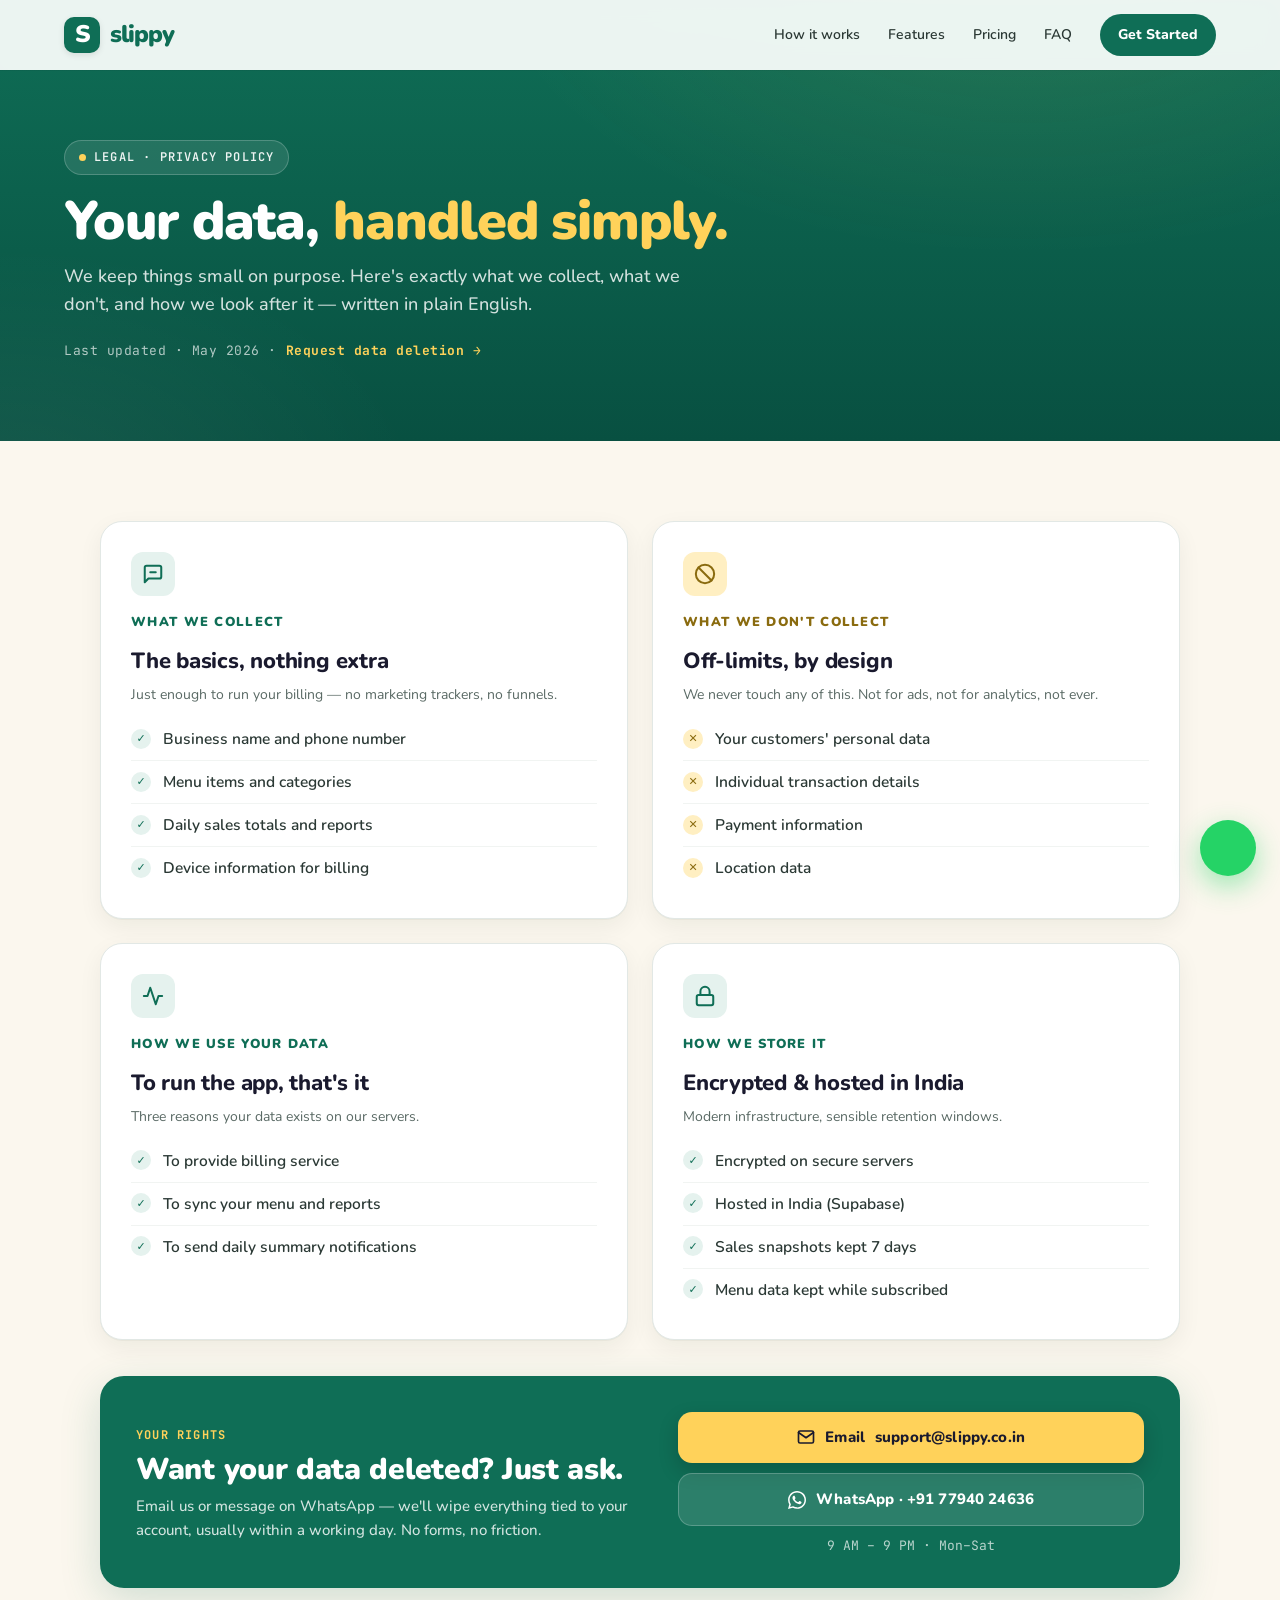
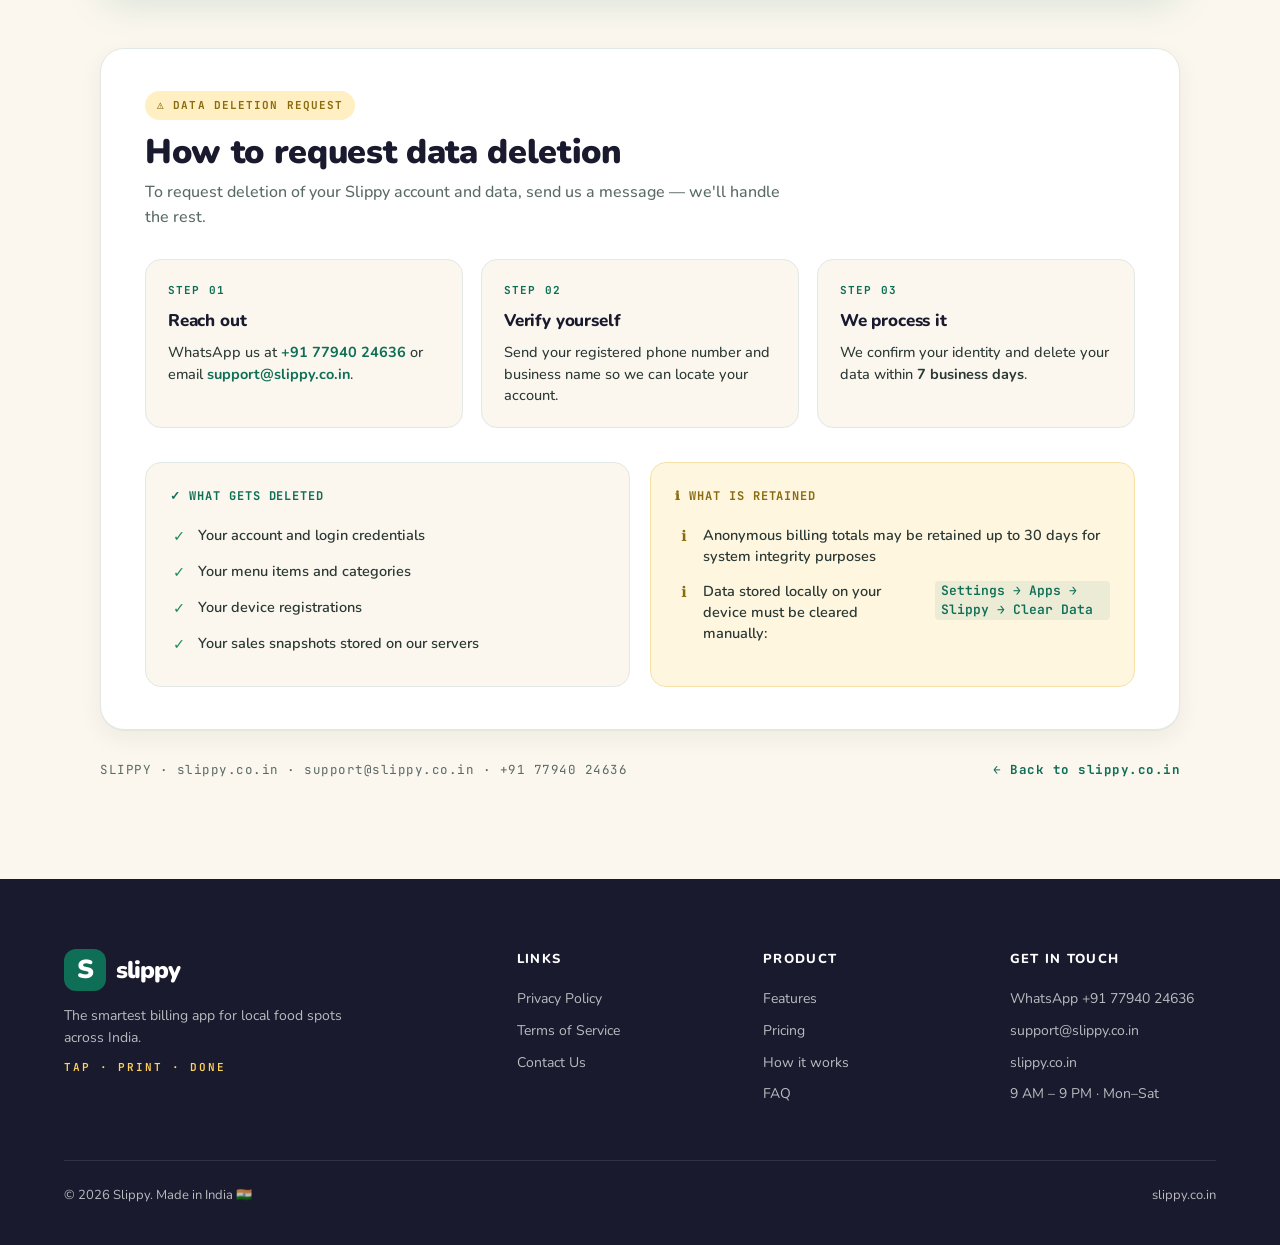
<file: privacy.html>
<!DOCTYPE html>
<html lang="en">
<head>
<meta charset="UTF-8">
<meta name="viewport" content="width=device-width, initial-scale=1.0">
<title>Privacy Policy — Slippy</title>
<meta name="description" content="Slippy privacy policy. What we collect, what we don't, how we use and store your data.">
<link rel="stylesheet" href="styles.css">
<style>
.privacy-hero{
  background:linear-gradient(180deg, var(--teal-700) 0%, var(--teal-800) 100%);
  color:#fff;
  padding:140px 0 80px;
  position:relative;
  overflow:hidden;
}
.privacy-hero::before{
  content:'';position:absolute;inset:0;
  background:radial-gradient(900px 500px at 80% -10%, rgba(255,210,90,0.10), transparent 60%),
             radial-gradient(700px 400px at 0% 110%, rgba(255,255,255,0.06), transparent 60%);
  pointer-events:none;
}
.privacy-hero .wrap{position:relative;z-index:2}
.privacy-hero .eyebrow-pill{
  display:inline-flex;align-items:center;gap:8px;
  background:rgba(255,255,255,0.10);
  border:1px solid rgba(255,255,255,0.20);
  padding:7px 14px;border-radius:999px;
  font-family:'JetBrains Mono',monospace;font-size:12px;font-weight:600;letter-spacing:0.10em;
  color:rgba(255,255,255,0.92);
  margin-bottom:18px;
}
.privacy-hero .eyebrow-pill .dot{width:7px;height:7px;border-radius:50%;background:#FFD25A}
.privacy-hero h1{
  font-weight:900;font-size:54px;line-height:1.05;letter-spacing:-0.02em;
  max-width:760px;margin-bottom:14px;
}
.privacy-hero h1 .em{color:#FFD25A}
.privacy-hero .lede{
  font-size:18px;color:rgba(255,255,255,0.82);font-weight:500;max-width:620px;line-height:1.55;
}
.privacy-hero .updated{
  margin-top:22px;font-family:'JetBrains Mono',monospace;font-size:13px;
  color:rgba(255,255,255,0.68);letter-spacing:0.04em;
}

.privacy-body{padding:80px 0 100px;background:var(--paper-warm)}
.privacy-grid{
  display:grid;grid-template-columns:repeat(2, 1fr);gap:24px;
  max-width:1080px;margin:0 auto;
}
@media (max-width:820px){.privacy-grid{grid-template-columns:1fr}}

.p-card{
  background:#fff;border:1px solid var(--ink-200);border-radius:22px;
  padding:30px 30px 28px;box-shadow:var(--shadow-card);
  transition:transform 240ms ease, box-shadow 240ms ease;
}
.p-card:hover{transform:translateY(-3px);box-shadow:var(--shadow-card-2)}
.p-card .icon{
  width:44px;height:44px;border-radius:12px;
  background:var(--teal-100);color:var(--teal-700);
  display:flex;align-items:center;justify-content:center;
  margin-bottom:16px;
}
.p-card.warn .icon{background:#FFEFC2;color:#8A6B0F}
.p-card .icon svg{width:22px;height:22px}
.p-card h2{
  font-weight:900;font-size:13px;letter-spacing:0.10em;text-transform:uppercase;
  color:var(--teal-700);margin-bottom:12px;
}
.p-card.warn h2{color:#8A6B0F}
.p-card h3{
  font-weight:800;font-size:22px;color:var(--ink-900);
  margin-bottom:6px;letter-spacing:-0.01em;
}
.p-card .desc{
  color:var(--ink-500);font-size:14px;margin-bottom:18px;line-height:1.5;
}
.p-card ul{list-style:none}
.p-card li{
  display:flex;align-items:flex-start;gap:12px;
  padding:9px 0;font-size:15.5px;color:var(--ink-700);font-weight:600;
  border-top:1px solid var(--ink-100);
}
.p-card li:first-child{border-top:0;padding-top:4px}
.p-card li .v{
  width:20px;height:20px;border-radius:50%;
  background:var(--teal-100);color:var(--teal-700);
  display:flex;align-items:center;justify-content:center;
  font-weight:900;font-size:11px;flex-shrink:0;margin-top:1.5px;
}
.p-card.warn li .v{background:#FFEFC2;color:#8A6B0F}

.privacy-rights{
  margin-top:36px;background:var(--teal-700);color:#fff;
  border-radius:24px;padding:36px 36px 32px;
  display:grid;grid-template-columns:1.1fr 1fr;gap:30px;align-items:center;
  max-width:1080px;margin-left:auto;margin-right:auto;
  box-shadow:var(--shadow-soft);
}
@media (max-width:820px){.privacy-rights{grid-template-columns:1fr;padding:28px}}
.privacy-rights .t-eyebrow{
  font-family:'JetBrains Mono',monospace;font-size:12px;letter-spacing:0.10em;
  color:#FFD25A;font-weight:700;margin-bottom:8px;
}
.privacy-rights h3{
  font-weight:900;font-size:30px;line-height:1.15;letter-spacing:-0.01em;
  margin-bottom:8px;
}
.privacy-rights p{color:rgba(255,255,255,0.82);font-size:15px;line-height:1.55;font-weight:500}
.privacy-rights .actions{display:flex;flex-direction:column;gap:10px}
.privacy-rights .btn-wa{
  display:inline-flex;align-items:center;gap:10px;justify-content:center;
  background:#FFD25A;color:var(--ink-900);font-weight:800;font-size:15px;
  padding:14px 20px;border-radius:14px;letter-spacing:0.01em;
  box-shadow:0 8px 20px rgba(0,0,0,0.18);
  transition:transform 200ms ease;
}
.privacy-rights .btn-wa:hover{transform:translateY(-2px)}
.privacy-rights .btn-wa svg{width:18px;height:18px}
.privacy-rights .contact-line{
  font-family:'JetBrains Mono',monospace;font-size:13px;
  color:rgba(255,255,255,0.7);text-align:center;
}

.privacy-meta{
  max-width:1080px;margin:30px auto 0;
  display:flex;justify-content:space-between;align-items:center;flex-wrap:wrap;gap:14px;
  font-family:'JetBrains Mono',monospace;font-size:12.5px;color:var(--ink-500);
  letter-spacing:0.04em;
}
.privacy-meta a{color:var(--teal-700);font-weight:700}
.privacy-meta a:hover{text-decoration:underline}

/* Data deletion section */
.delete-section{
  max-width:1080px;margin:60px auto 0;
  background:#fff;border:1px solid var(--ink-200);border-radius:24px;
  padding:42px 44px;box-shadow:var(--shadow-card);
  scroll-margin-top:90px;
}
@media (max-width:820px){.delete-section{padding:30px 24px}}
.delete-section .ds-eyebrow{
  display:inline-flex;align-items:center;gap:8px;
  background:#FFEFC2;color:#8A6B0F;
  padding:6px 12px;border-radius:999px;
  font-family:'JetBrains Mono',monospace;font-size:11px;font-weight:700;letter-spacing:0.10em;
  margin-bottom:14px;
}
.delete-section h2{
  font-weight:900;font-size:34px;line-height:1.1;letter-spacing:-0.01em;
  color:var(--ink-900);margin-bottom:8px;
}
.delete-section .lead{
  color:var(--ink-500);font-size:16px;line-height:1.55;font-weight:500;
  max-width:660px;margin-bottom:30px;
}
.steps-row{
  display:grid;grid-template-columns:repeat(3,1fr);gap:18px;margin-bottom:34px;
}
@media (max-width:820px){.steps-row{grid-template-columns:1fr}}
.step-box{
  background:var(--paper-warm);border:1px solid var(--ink-200);border-radius:16px;
  padding:22px 22px 20px;position:relative;
}
.step-box .sn{
  font-family:'JetBrains Mono',monospace;font-weight:700;font-size:11px;
  color:var(--teal-700);letter-spacing:0.10em;margin-bottom:8px;
}
.step-box .st{font-weight:800;font-size:17px;color:var(--ink-900);margin-bottom:8px;letter-spacing:-0.01em}
.step-box .sd{font-size:14.5px;color:var(--ink-700);line-height:1.5;font-weight:500}
.step-box .sd a{color:var(--teal-700);font-weight:700}
.step-box .sd a:hover{text-decoration:underline}

.dd-grid{
  display:grid;grid-template-columns:1fr 1fr;gap:20px;
}
@media (max-width:820px){.dd-grid{grid-template-columns:1fr}}
.dd-block{
  background:var(--paper-warm);border-radius:16px;padding:24px;
  border:1px solid var(--ink-200);
}
.dd-block.kept{background:#FFF6E0;border-color:#F5E1A8}
.dd-block .dd-h{
  font-family:'JetBrains Mono',monospace;font-weight:700;font-size:12px;
  color:var(--teal-700);letter-spacing:0.08em;margin-bottom:12px;text-transform:uppercase;
}
.dd-block.kept .dd-h{color:#8A6B0F}
.dd-block ul{list-style:none}
.dd-block li{
  display:flex;align-items:flex-start;gap:10px;
  padding:7px 0;font-size:14.5px;color:var(--ink-700);font-weight:600;line-height:1.45;
}
.dd-block li .icn{flex-shrink:0;font-weight:900;width:18px;text-align:center;margin-top:1px}
.dd-block.deleted li .icn{color:var(--paid)}
.dd-block.kept li .icn{color:#8A6B0F}
.dd-block li code{
  background:rgba(15,110,86,0.08);color:var(--teal-700);
  padding:1px 6px;border-radius:4px;font-family:'JetBrains Mono',monospace;font-size:13px;
}
</style>
</head>
<body>

<!-- NAV -->
<nav class="nav scrolled" id="nav">
  <div class="wrap">
    <a href="index.html" class="logo">
      <div class="mark"></div>
      <div class="word">slippy</div>
    </a>
    <div class="links">
      <a href="index.html#how">How it works</a>
      <a href="index.html#features">Features</a>
      <a href="index.html#pricing">Pricing</a>
      <a href="index.html#faq">FAQ</a>
      <a href="https://wa.me/917794024636" class="cta" target="_blank" rel="noopener">Get Started</a>
    </div>
  </div>
</nav>

<!-- HERO -->
<section class="privacy-hero">
  <div class="wrap">
    <div class="eyebrow-pill"><span class="dot"></span>LEGAL · PRIVACY POLICY</div>
    <h1>Your data, <span class="em">handled simply.</span></h1>
    <p class="lede">We keep things small on purpose. Here's exactly what we collect, what we don't, and how we look after it — written in plain English.</p>
    <div class="updated">Last updated · May 2026 · <a href="#delete-data" style="color:#FFD25A;font-weight:700">Request data deletion →</a></div>
  </div>
</section>

<!-- BODY -->
<section class="privacy-body">
  <div class="wrap">

    <div class="privacy-grid">

      <!-- WHAT WE COLLECT -->
      <div class="p-card">
        <div class="icon">
          <svg viewBox="0 0 24 24" fill="none" stroke="currentColor" stroke-width="2.2" stroke-linecap="round" stroke-linejoin="round"><path d="M21 15a2 2 0 0 1-2 2H7l-4 4V5a2 2 0 0 1 2-2h14a2 2 0 0 1 2 2z"/><line x1="9" y1="10" x2="15" y2="10"/></svg>
        </div>
        <h2>What we collect</h2>
        <h3>The basics, nothing extra</h3>
        <p class="desc">Just enough to run your billing — no marketing trackers, no funnels.</p>
        <ul>
          <li><span class="v">✓</span>Business name and phone number</li>
          <li><span class="v">✓</span>Menu items and categories</li>
          <li><span class="v">✓</span>Daily sales totals and reports</li>
          <li><span class="v">✓</span>Device information for billing</li>
        </ul>
      </div>

      <!-- WHAT WE DON'T COLLECT -->
      <div class="p-card warn">
        <div class="icon">
          <svg viewBox="0 0 24 24" fill="none" stroke="currentColor" stroke-width="2.2" stroke-linecap="round" stroke-linejoin="round"><circle cx="12" cy="12" r="10"/><line x1="4.93" y1="4.93" x2="19.07" y2="19.07"/></svg>
        </div>
        <h2>What we don't collect</h2>
        <h3>Off-limits, by design</h3>
        <p class="desc">We never touch any of this. Not for ads, not for analytics, not ever.</p>
        <ul>
          <li><span class="v">✕</span>Your customers' personal data</li>
          <li><span class="v">✕</span>Individual transaction details</li>
          <li><span class="v">✕</span>Payment information</li>
          <li><span class="v">✕</span>Location data</li>
        </ul>
      </div>

      <!-- HOW WE USE -->
      <div class="p-card">
        <div class="icon">
          <svg viewBox="0 0 24 24" fill="none" stroke="currentColor" stroke-width="2.2" stroke-linecap="round" stroke-linejoin="round"><polyline points="22 12 18 12 15 21 9 3 6 12 2 12"/></svg>
        </div>
        <h2>How we use your data</h2>
        <h3>To run the app, that's it</h3>
        <p class="desc">Three reasons your data exists on our servers.</p>
        <ul>
          <li><span class="v">✓</span>To provide billing service</li>
          <li><span class="v">✓</span>To sync your menu and reports</li>
          <li><span class="v">✓</span>To send daily summary notifications</li>
        </ul>
      </div>

      <!-- HOW WE STORE -->
      <div class="p-card">
        <div class="icon">
          <svg viewBox="0 0 24 24" fill="none" stroke="currentColor" stroke-width="2.2" stroke-linecap="round" stroke-linejoin="round"><rect x="3" y="11" width="18" height="11" rx="2"/><path d="M7 11V7a5 5 0 0 1 10 0v4"/></svg>
        </div>
        <h2>How we store it</h2>
        <h3>Encrypted &amp; hosted in India</h3>
        <p class="desc">Modern infrastructure, sensible retention windows.</p>
        <ul>
          <li><span class="v">✓</span>Encrypted on secure servers</li>
          <li><span class="v">✓</span>Hosted in India (Supabase)</li>
          <li><span class="v">✓</span>Sales snapshots kept 7 days</li>
          <li><span class="v">✓</span>Menu data kept while subscribed</li>
        </ul>
      </div>

    </div>

    <!-- YOUR RIGHTS -->
    <div class="privacy-rights">
      <div>
        <div class="t-eyebrow">YOUR RIGHTS</div>
        <h3>Want your data deleted? Just ask.</h3>
        <p>Email us or message on WhatsApp — we'll wipe everything tied to your account, usually within a working day. No forms, no friction.</p>
      </div>
      <div class="actions">
        <a class="btn-wa mail-link" data-subject="Data deletion request">
          <svg viewBox="0 0 24 24" fill="none" stroke="currentColor" stroke-width="2.2" stroke-linecap="round" stroke-linejoin="round"><path d="M4 4h16c1.1 0 2 .9 2 2v12c0 1.1-.9 2-2 2H4c-1.1 0-2-.9-2-2V6c0-1.1.9-2 2-2z"/><polyline points="22,6 12,13 2,6"/></svg>
          Email <span class="mail-text"></span>
        </a>
        <a class="btn-wa" href="https://wa.me/917794024636" target="_blank" rel="noopener" style="background:rgba(255,255,255,0.12);color:#fff;border:1px solid rgba(255,255,255,0.22);box-shadow:none">
          <svg viewBox="0 0 24 24" fill="currentColor"><path d="M17.498 14.382c-.301-.15-1.767-.867-2.04-.966-.273-.101-.473-.15-.673.15-.197.295-.771.964-.944 1.162-.175.195-.349.21-.646.075-.3-.15-1.263-.465-2.403-1.485-.888-.795-1.484-1.77-1.66-2.07-.174-.3-.019-.465.13-.615.136-.135.301-.345.451-.523.146-.181.194-.301.297-.496.1-.21.049-.375-.025-.524-.075-.15-.672-1.62-.922-2.206-.24-.584-.487-.51-.672-.51-.172-.015-.371-.015-.571-.015-.2 0-.523.074-.797.359-.273.3-1.045 1.02-1.045 2.475s1.07 2.865 1.219 3.075c.149.18 2.095 3.195 5.076 4.485.709.3 1.26.48 1.692.629.71.227 1.355.195 1.866.121.57-.091 1.758-.721 2.006-1.413.255-.694.255-1.28.18-1.414-.074-.135-.27-.21-.57-.36zm-5.446 7.443h-.016c-1.77 0-3.524-.48-5.055-1.38l-.36-.214-3.75.975 1.005-3.645-.239-.375a9.869 9.869 0 0 1-1.516-5.26c0-5.445 4.455-9.885 9.942-9.885 2.654 0 5.145 1.035 7.021 2.91 1.875 1.875 2.909 4.365 2.909 7.02-.004 5.444-4.46 9.885-9.935 9.885M20.52 3.449C18.24 1.245 15.24 0 12.045 0 5.463 0 .104 5.334.101 11.893c0 2.096.549 4.14 1.595 5.945L0 24l6.335-1.652a11.997 11.997 0 0 0 5.71 1.447h.006c6.585 0 11.946-5.336 11.949-11.896 0-3.176-1.24-6.165-3.495-8.411"/></svg>
          WhatsApp · +91 77940 24636
        </a>
        <div class="contact-line">9 AM – 9 PM · Mon–Sat</div>
      </div>
    </div>

    <!-- DATA DELETION REQUEST -->
    <section class="delete-section" id="delete-data">
      <div class="ds-eyebrow">⚠ DATA DELETION REQUEST</div>
      <h2>How to request data deletion</h2>
      <p class="lead">To request deletion of your Slippy account and data, send us a message — we'll handle the rest.</p>

      <div class="steps-row">
        <div class="step-box">
          <div class="sn">STEP 01</div>
          <div class="st">Reach out</div>
          <div class="sd">WhatsApp us at <a href="https://wa.me/917794024636" target="_blank" rel="noopener">+91 77940 24636</a> or email <a class="mail-link" data-subject="Data deletion request"><span class="mail-text"></span></a>.</div>
        </div>
        <div class="step-box">
          <div class="sn">STEP 02</div>
          <div class="st">Verify yourself</div>
          <div class="sd">Send your registered phone number and business name so we can locate your account.</div>
        </div>
        <div class="step-box">
          <div class="sn">STEP 03</div>
          <div class="st">We process it</div>
          <div class="sd">We confirm your identity and delete your data within <strong>7 business days</strong>.</div>
        </div>
      </div>

      <div class="dd-grid">
        <div class="dd-block deleted">
          <div class="dd-h">✓ What gets deleted</div>
          <ul>
            <li><span class="icn">✓</span>Your account and login credentials</li>
            <li><span class="icn">✓</span>Your menu items and categories</li>
            <li><span class="icn">✓</span>Your device registrations</li>
            <li><span class="icn">✓</span>Your sales snapshots stored on our servers</li>
          </ul>
        </div>
        <div class="dd-block kept">
          <div class="dd-h">ℹ What is retained</div>
          <ul>
            <li><span class="icn">ℹ</span>Anonymous billing totals may be retained up to 30 days for system integrity purposes</li>
            <li><span class="icn">ℹ</span>Data stored locally on your device must be cleared manually: <code>Settings → Apps → Slippy → Clear Data</code></li>
          </ul>
        </div>
      </div>
    </section>

    <div class="privacy-meta">
      <div>SLIPPY · slippy.co.in · <span class="mail-text"></span> · +91 77940 24636</div>
      <div><a href="index.html">← Back to slippy.co.in</a></div>
    </div>

  </div>
</section>

<!-- FOOTER -->
<footer class="footer">
  <div class="wrap">
    <div class="row">
      <div class="brand">
        <div class="logo-row">
          <div class="mark">S</div>
          <div class="word">slippy</div>
        </div>
        <p>The smartest billing app for local food spots across India.</p>
        <div class="tag">TAP · PRINT · DONE</div>
      </div>
      <div>
        <h4>Links</h4>
        <ul>
          <li><a href="privacy.html">Privacy Policy</a></li>
          <li><a href="#">Terms of Service</a></li>
          <li><a href="index.html#contact">Contact Us</a></li>
        </ul>
      </div>
      <div>
        <h4>Product</h4>
        <ul>
          <li><a href="index.html#features">Features</a></li>
          <li><a href="index.html#pricing">Pricing</a></li>
          <li><a href="index.html#how">How it works</a></li>
          <li><a href="index.html#faq">FAQ</a></li>
        </ul>
      </div>
      <div>
        <h4>Get in touch</h4>
        <ul>
          <li><a href="https://wa.me/917794024636" target="_blank" rel="noopener">WhatsApp +91 77940 24636</a></li>
          <li><a class="mail-link"><span class="mail-text"></span></a></li>
          <li><a href="https://slippy.co.in">slippy.co.in</a></li>
          <li>9 AM – 9 PM · Mon–Sat</li>
        </ul>
      </div>
    </div>
    <div class="bottom">
      <div>© 2026 Slippy. Made in India 🇮🇳</div>
      <div>slippy.co.in</div>
    </div>
  </div>
</footer>

<a class="wa-float" href="https://wa.me/917794024636" target="_blank" rel="noopener" aria-label="Chat on WhatsApp"></a>

<script>
(function(){
  var email = 'support' + '@' + 'slippy.co.in';
  document.querySelectorAll('.mail-text').forEach(function(el){ el.textContent = email; });
  document.querySelectorAll('.mail-link').forEach(function(a){
    var s = a.getAttribute('data-subject');
    a.setAttribute('href', 'mailto:' + email + (s ? ('?subject=' + encodeURIComponent(s)) : ''));
  });
})();
</script>

</body>
</html>
</file>
<file: styles.css>
/* =========================================================================
   Slippy — slippy.co.in landing page styles
   ========================================================================= */
@import url('https://fonts.googleapis.com/css2?family=Nunito:wght@400;600;700;800;900&family=JetBrains+Mono:wght@400;500;600;700&display=swap');

* { box-sizing: border-box; margin: 0; padding: 0; }
:root{
  --teal-900:#0A4A39; --teal-800:#085041; --teal-700:#0F6E56;
  --teal-600:#13816A; --teal-500:#2A9B83; --teal-400:#5BB7A1;
  --teal-200:#C9E7DE; --teal-100:#E5F2EE;
  --teal-blob:#14826A;
  --cream:#FFF8E7;
  --paper:#FFFFFF;
  --paper-warm:#FBF7EE;
  --ink-900:#1A1A2E; --ink-700:#2B3935; --ink-500:#5A6A65; --ink-400:#8A9994;
  --ink-300:#C5CFCB; --ink-200:#E2E8E5; --ink-100:#F1F4F2;
  --paid:#1F8A5C;
  --shadow-card: 0 1px 0 rgba(14,26,22,0.04), 0 8px 24px rgba(14,26,22,0.06);
  --shadow-card-2: 0 2px 0 rgba(14,26,22,0.04), 0 20px 50px rgba(14,26,22,0.10);
  --shadow-btn: 0 1px 0 rgba(10,74,57,0.18), 0 6px 16px rgba(10,74,57,0.30);
  --shadow-soft: 0 12px 40px rgba(15,110,86,0.18);
}

html{scroll-behavior:smooth}
body{
  font-family:'Nunito', system-ui, -apple-system, sans-serif;
  font-weight:400;
  color:var(--ink-900);
  background:var(--paper);
  font-size:16px;
  line-height:1.55;
  -webkit-font-smoothing:antialiased;
  -moz-osx-font-smoothing:grayscale;
  overflow-x:hidden;
}
.mono{font-family:'JetBrains Mono',monospace;font-variant-numeric:tabular-nums}
img,svg{display:block;max-width:100%}
a{color:inherit;text-decoration:none}
button{font-family:inherit;cursor:pointer;border:0;background:transparent;color:inherit}

.wrap{max-width:1200px;margin:0 auto;padding:0 24px}
@media (max-width:640px){ .wrap{padding:0 18px} }

/* ============ NAV ============ */
.nav{
  position:fixed; top:0; left:0; right:0; z-index:50;
  padding:14px 0;
  transition:background 250ms ease, box-shadow 250ms ease;
}
.nav.scrolled{
  background:rgba(255,255,255,0.92);
  backdrop-filter:saturate(150%) blur(10px);
  box-shadow:0 1px 0 rgba(14,26,22,0.06);
}
.nav .wrap{display:flex;align-items:center;justify-content:space-between}
.nav .logo{display:flex;align-items:center;gap:10px}
.nav .logo .mark{
  width:36px;height:36px;border-radius:10px;background:#fff;
  position:relative; overflow:hidden; flex-shrink:0;
  box-shadow:0 2px 6px rgba(0,0,0,0.10);
}
.nav.scrolled .logo .mark{background:var(--teal-700)}
.nav .logo .mark::before{
  content:'S'; position:absolute; inset:0;
  display:flex; align-items:center; justify-content:center;
  font-weight:900; font-size:24px; color:var(--teal-700);
  letter-spacing:-1.5px;
}
.nav.scrolled .logo .mark::before{color:#fff}
.nav .logo .word{font-weight:900;font-size:24px;letter-spacing:-1px;color:#fff}
.nav.scrolled .logo .word{color:var(--teal-700)}
.nav .links{display:flex;gap:28px;align-items:center}
.nav .links a:not(.cta){
  font-weight:600; font-size:14px;
  color:rgba(255,255,255,0.85);
  transition:color 200ms;
}
.nav.scrolled .links a:not(.cta){color:var(--ink-700)}
.nav .links a:not(.cta):hover{color:#fff}
.nav.scrolled .links a:not(.cta):hover{color:var(--teal-700)}
.nav a.cta{
  background:#fff !important; color:var(--teal-700) !important;
  padding:10px 18px; border-radius:999px; font-weight:800; font-size:14px;
  white-space:nowrap; flex-shrink:0;
  transition:transform 180ms, background 200ms, color 200ms;
  display:inline-block;
}
.nav.scrolled a.cta{background:var(--teal-700) !important;color:#fff !important}
.nav a.cta:hover{transform:translateY(-1px)}
@media (max-width:760px){
  .nav .links a:not(.cta){display:none}
  .nav .links{gap:0}
  .nav a.cta{padding:9px 14px;font-size:13px}
}
@media (max-width:380px){
  .nav a.cta{padding:8px 12px;font-size:12px}
  .nav .logo .word{font-size:20px}
  .nav .logo .mark{width:32px;height:32px}
  .nav .wrap{padding:0 14px}
}

/* ============ HERO ============ */
.hero{
  position:relative;
  background:var(--teal-700);
  color:#fff;
  padding:140px 0 80px;
  overflow:hidden;
  isolation:isolate;
}
.hero::before, .hero::after{
  content:''; position:absolute; border-radius:50%;
  background:var(--teal-blob); opacity:0.6; z-index:-1;
  filter:blur(0px);
}
.hero::before{ width:340px;height:340px; top:-80px; right:-60px; }
.hero::after{ width:260px;height:260px; bottom:-80px; left:-80px; opacity:0.4; }
.hero .blob3{
  position:absolute; width:140px; height:140px; border-radius:34px;
  background:var(--teal-blob); top:240px; left:48%; opacity:0.45; z-index:-1;
  transform:rotate(15deg);
}
.hero .grid-bg{
  position:absolute; inset:0; z-index:-1; opacity:0.18;
  background-image:
    radial-gradient(circle at center, rgba(255,255,255,0.7) 1.2px, transparent 1.2px);
  background-size: 28px 28px;
  mask-image: radial-gradient(ellipse 70% 60% at 50% 30%, black, transparent 80%);
  -webkit-mask-image: radial-gradient(ellipse 70% 60% at 50% 30%, black, transparent 80%);
}
.hero .row{
  display:grid; grid-template-columns:1.1fr 1fr; gap:60px; align-items:center;
}
@media (max-width:920px){ .hero .row{grid-template-columns:1fr;gap:50px} }

.hero .eyebrow{
  display:inline-flex; align-items:center; gap:8px;
  background:rgba(255,255,255,0.12);
  border:1px solid rgba(255,255,255,0.20);
  padding:6px 14px; border-radius:999px;
  font-size:12px; font-weight:700; letter-spacing:0.10em; text-transform:uppercase;
  color:#fff;
  margin-bottom:24px;
}
.hero .eyebrow .dot{width:6px;height:6px;border-radius:50%;background:#FFD25A;animation:pulse 2s infinite}
@keyframes pulse{0%,100%{opacity:1;transform:scale(1)}50%{opacity:0.5;transform:scale(1.3)}}

.hero h1{
  font-weight:900; font-size:72px; line-height:1.08; letter-spacing:-0.03em;
  margin-bottom:22px;
}
.hero h1 .em{
  font-style:italic; font-weight:900;
  background:linear-gradient(to bottom, #FFD25A 0%, #FFB347 100%);
  -webkit-background-clip:text; background-clip:text; color:transparent;
  display:inline-block; padding:0.06em 0.04em 0.18em; line-height:1.15;
}
@media (max-width:760px){ .hero h1{font-size:44px} }

.hero .sub{
  font-size:18px; line-height:1.55; color:rgba(255,255,255,0.85);
  max-width:520px; margin-bottom:36px; font-weight:500;
}
.hero .ctas{display:flex; gap:14px; flex-wrap:wrap; align-items:center}

.btn{
  display:inline-flex; align-items:center; gap:10px;
  padding:16px 22px; border-radius:14px; font-weight:800; font-size:15px;
  transition:transform 180ms ease, box-shadow 200ms ease;
}
.btn:hover{transform:translateY(-2px)}
.btn-primary{
  background:#fff; color:var(--teal-700);
  box-shadow:0 1px 0 rgba(0,0,0,0.05), 0 10px 30px rgba(0,0,0,0.18);
}
.btn-primary:hover{box-shadow:0 1px 0 rgba(0,0,0,0.05), 0 14px 36px rgba(0,0,0,0.24)}
.btn-secondary{
  background:rgba(255,255,255,0.10); color:#fff;
  border:1.5px solid rgba(255,255,255,0.30);
}
.btn-secondary:hover{background:rgba(255,255,255,0.18)}
.btn-teal{
  background:var(--teal-700); color:#fff;
  box-shadow:var(--shadow-btn);
}

.hero-trust{
  margin-top:40px;
  display:flex; gap:28px; flex-wrap:wrap; align-items:center;
  font-size:13px; color:rgba(255,255,255,0.75); font-weight:600;
}
.hero-trust .item{display:flex;align-items:center;gap:8px}
.hero-trust .check{
  width:18px;height:18px;border-radius:50%;background:rgba(255,210,90,0.25);
  display:inline-flex;align-items:center;justify-content:center;color:#FFD25A;font-size:11px;font-weight:900;
}

/* ============ HERO PHONE ============ */
.hero .phone-stage{
  position:relative; display:flex; justify-content:center; align-items:center;
  perspective:1400px;
}
.phone{
  width:300px; min-height:600px;
  background:#0E1A16;
  border-radius:42px;
  padding:8px;
  box-shadow:
    0 0 0 2px rgba(255,255,255,0.06),
    0 50px 80px rgba(0,0,0,0.35),
    0 20px 40px rgba(0,0,0,0.25);
  position:relative;
  transform:rotate(-3deg);
  animation:phoneFloat 6s ease-in-out infinite;
}
@keyframes phoneFloat{
  0%,100%{transform:rotate(-3deg) translateY(0)}
  50%{transform:rotate(-3deg) translateY(-12px)}
}
.phone .screen{
  background:#fff; border-radius:34px;
  width:100%; height:600px; overflow:hidden;
  position:relative;
  display:flex; flex-direction:column;
}
.phone .notch{
  position:absolute; top:6px; left:50%; transform:translateX(-50%);
  width:90px; height:24px; background:#0E1A16; border-radius:999px; z-index:5;
}
.phone .stat{
  flex:0 0 auto; padding:14px 22px 6px;
  display:flex; justify-content:space-between; align-items:center;
  font-size:11px; font-weight:700;
}
.phone .stat .right{display:flex;gap:5px;align-items:center}
.phone .stat .bar{width:14px;height:8px;background:#0E1A16;border-radius:2px;display:inline-block}
.phone .stat .pct{font-family:'JetBrains Mono',monospace;font-size:10px}

/* receipt content */
.phone .header-bar{
  background:var(--teal-700); color:#fff;
  padding:10px 18px 18px; flex:0 0 auto;
}
.phone .header-bar .title{
  font-weight:800; font-size:18px; text-align:center; margin-top:4px;
}
.phone .header-bar .sub{font-size:11px; text-align:center; opacity:0.8; margin-top:2px}
.phone .body{
  flex:1; background:#FBF7EE; padding:14px; overflow:hidden;
  display:flex; flex-direction:column; gap:8px;
}
.phone .card{
  background:#fff; border-radius:14px; padding:14px;
  box-shadow:0 1px 0 rgba(14,26,22,0.04), 0 4px 12px rgba(14,26,22,0.05);
}
.phone .card .lab{
  font-size:9px; color:#5A6A65; text-transform:uppercase;
  letter-spacing:0.10em; font-weight:700; margin-bottom:8px;
}
.phone .row-li{
  display:flex; justify-content:space-between; align-items:baseline;
  padding:4px 0;
}
.phone .row-li + .row-li{border-top:1px dashed #E2E8E5}
.phone .name{font-size:12px; font-weight:600; color:#1A1A2E}
.phone .qty{font-family:'JetBrains Mono',monospace; font-size:9px; color:#5A6A65; margin-top:1px}
.phone .price{font-family:'JetBrains Mono',monospace; font-weight:700; font-size:12px; color:#1A1A2E}
.phone .total-row{
  display:flex; justify-content:space-between; align-items:baseline;
  padding-top:10px; border-top:1.5px dashed var(--teal-200); margin-top:6px;
}
.phone .total-row .lbl{font-weight:800; font-size:14px}
.phone .total-row .amt{font-family:'JetBrains Mono',monospace; font-weight:700; font-size:22px; color:var(--teal-700)}
.phone .pay-btn{
  background:var(--teal-700); color:#fff;
  padding:12px; border-radius:12px;
  text-align:center; font-weight:800; font-size:13px;
  display:flex; align-items:center; justify-content:center; gap:8px;
  box-shadow:0 1px 0 rgba(10,74,57,0.18), 0 4px 12px rgba(10,74,57,0.22);
  margin-top:auto;
}
.phone .pay-btn .check{
  width:16px;height:16px;background:var(--paid);border-radius:4px;
  display:inline-flex;align-items:center;justify-content:center;font-size:10px;font-weight:900;
}

/* Floating chips around phone */
.chip-fly{
  position:absolute;
  background:#fff;
  border-radius:14px;
  padding:10px 14px;
  box-shadow:0 12px 32px rgba(0,0,0,0.18);
  font-size:13px; font-weight:700;
  display:flex; align-items:center; gap:10px;
  color:var(--ink-900);
  animation:chipFloat 5s ease-in-out infinite;
}
.chip-fly .ic{
  width:30px;height:30px;border-radius:8px;
  display:flex;align-items:center;justify-content:center;
  font-size:14px;
}
.chip-fly.print{ top:80px; left:-30px; animation-delay:0.5s; }
.chip-fly.print .ic{background:var(--teal-100); color:var(--teal-700)}
.chip-fly.upi{ top:280px; right:-50px; animation-delay:1.5s; }
.chip-fly.upi .ic{background:#DEF1E6; color:var(--paid)}
.chip-fly .small{font-size:10px;color:var(--ink-500);font-weight:600;text-transform:uppercase;letter-spacing:0.08em}
@keyframes chipFloat{
  0%,100%{transform:translateY(0)}
  50%{transform:translateY(-8px)}
}
@media (max-width:920px){ .chip-fly{display:none} }

/* ============ section tools ============ */
section{padding:90px 0; position:relative}
.section-head{ text-align:center; max-width:680px; margin:0 auto 60px }
.eyebrow-pill{
  display:inline-flex; align-items:center; gap:8px;
  background:var(--teal-100); color:var(--teal-700);
  padding:6px 14px; border-radius:999px;
  font-size:12px; font-weight:800; letter-spacing:0.10em; text-transform:uppercase;
  margin-bottom:18px;
}
h2.section-title{
  font-weight:900; font-size:48px; line-height:1.05; letter-spacing:-0.02em;
  color:var(--ink-900); margin-bottom:14px;
}
@media (max-width:640px){ h2.section-title{font-size:32px} }
.section-sub{font-size:18px; color:var(--ink-700); line-height:1.55; max-width:600px;margin:0 auto}

/* ============ HOW IT WORKS ============ */
.how{ background:var(--teal-700); color:#fff; overflow:hidden; position:relative; }
.how::before{
  content:''; position:absolute; inset:0; opacity:0.18; z-index:0;
  background-image: radial-gradient(circle at center, rgba(255,255,255,0.6) 1.2px, transparent 1.2px);
  background-size: 28px 28px;
  mask-image: radial-gradient(ellipse 70% 70% at 50% 50%, black, transparent 80%);
  -webkit-mask-image: radial-gradient(ellipse 70% 70% at 50% 50%, black, transparent 80%);
}
.how > *{position:relative; z-index:1}
.how h2.section-title, .how .section-sub, .how .eyebrow-pill{color:#fff}
.how .eyebrow-pill{background:rgba(255,255,255,0.14); color:#FFD25A}
.how .section-sub{color:rgba(255,255,255,0.80)}
.how .steps{
  display:grid; grid-template-columns:repeat(3,1fr); gap:24px;
  position:relative;
}
@media (max-width:880px){ .how .steps{grid-template-columns:1fr} }
.step{
  background:rgba(255,255,255,0.06);
  border:1px solid rgba(255,255,255,0.14);
  border-radius:24px; padding:32px 28px;
  position:relative;
  transition:transform 250ms ease, background 250ms ease;
}
.step:hover{transform:translateY(-6px); background:rgba(255,255,255,0.10)}
.step .num{
  font-family:'Nunito',sans-serif; font-weight:900; font-size:64px;
  background:linear-gradient(to bottom, #FFD25A 0%, #FFB347 100%);
  -webkit-background-clip:text; background-clip:text; color:transparent;
  line-height:1; letter-spacing:-0.04em;
  margin-bottom:14px;
}
.step h3{font-weight:800; font-size:24px; color:#fff; margin-bottom:10px}
.step p{color:rgba(255,255,255,0.78); font-size:15px; line-height:1.55}
.step .tag{
  display:inline-block; background:#FFD25A; color:var(--ink-900);
  font-size:11px; font-weight:800; letter-spacing:0.08em; text-transform:uppercase;
  padding:4px 10px; border-radius:999px; margin-top:14px;
}

/* ============ FEATURES ============ */
.features-grid{
  display:grid; grid-template-columns:repeat(3, 1fr); gap:20px;
}
@media (max-width:980px){ .features-grid{grid-template-columns:1fr 1fr} }
@media (max-width:600px){ .features-grid{grid-template-columns:1fr} }
.feat{
  background:#fff;
  border:1px solid var(--ink-200);
  border-radius:20px; padding:28px 24px;
  transition:transform 260ms ease, box-shadow 260ms ease, border-color 260ms ease;
  position:relative; overflow:hidden;
}
.feat:hover{
  transform:translateY(-6px);
  box-shadow:var(--shadow-card-2);
  border-color:transparent;
}
.feat .ic{
  width:54px; height:54px; border-radius:14px;
  background:var(--teal-100); color:var(--teal-700);
  display:flex; align-items:center; justify-content:center;
  margin-bottom:18px;
}
.feat .ic svg{width:26px;height:26px}
.feat h3{
  font-weight:800; font-size:20px; color:var(--ink-900);
  margin-bottom:8px; letter-spacing:-0.01em;
}
.feat p{font-size:14.5px; color:var(--ink-700); line-height:1.55}
.feat.highlight{
  background:linear-gradient(135deg, var(--teal-700) 0%, var(--teal-800) 100%);
  color:#fff;
  border-color:transparent;
}
.feat.highlight h3, .feat.highlight p{color:#fff}
.feat.highlight p{color:rgba(255,255,255,0.82)}
.feat.highlight .ic{background:rgba(255,255,255,0.18); color:#FFD25A}

/* ============ FOR WHOM ============ */
.who{ background:var(--paper-warm); }
.who-grid{
  display:grid; grid-template-columns:repeat(4,1fr); gap:14px;
  max-width:1000px; margin:40px auto 0;
}
@media (max-width:880px){ .who-grid{grid-template-columns:repeat(2,1fr)} }
.who-item{
  background:#fff; border-radius:16px; padding:24px 18px;
  text-align:center;
  transition:transform 220ms ease, box-shadow 220ms ease;
  border:1px solid var(--ink-200);
}
.who-item:hover{transform:translateY(-4px); box-shadow:var(--shadow-card)}
.who-item .emo{font-size:34px; margin-bottom:10px}
.who-item .name{font-weight:800; font-size:14px; color:var(--ink-900)}
.who-callout{
  margin-top:50px; background:#fff; border-radius:24px;
  padding:36px; display:grid; grid-template-columns:auto 1fr; gap:30px;
  align-items:center; box-shadow:var(--shadow-card);
  border:1px solid var(--ink-200);
}
@media (max-width:760px){.who-callout{grid-template-columns:1fr;text-align:center}}
.who-callout .badge{
  width:84px; height:84px; border-radius:24px;
  background:var(--teal-700); color:#fff;
  display:flex; align-items:center; justify-content:center; font-weight:900; font-size:38px;
  flex-shrink:0;
}
.who-callout h3{font-weight:900; font-size:24px; margin-bottom:8px}
.who-callout p{color:var(--ink-700); font-size:16px}

/* ============ PRICING ============ */
.pricing-card{
  max-width:520px; margin:0 auto;
  background:#fff;
  border-radius:28px;
  padding:48px 40px;
  box-shadow:var(--shadow-card-2);
  position:relative;
  border:2px solid var(--teal-700);
  overflow:hidden;
}
.pricing-card::before{
  content:''; position:absolute; top:-100px; right:-100px;
  width:240px; height:240px; border-radius:50%;
  background:var(--teal-100); z-index:0;
}
.pricing-card > *{position:relative; z-index:1}
.pricing-banner{
  display:inline-flex; align-items:center; gap:6px;
  background:#FFD25A; color:var(--ink-900);
  padding:6px 14px; border-radius:999px;
  font-size:12px; font-weight:900; letter-spacing:0.06em; text-transform:uppercase;
  margin-bottom:20px;
}
.pricing-card .price{
  display:flex; align-items:baseline; gap:6px; margin-bottom:6px;
}
.pricing-card .price .amt{
  font-weight:900; font-size:72px; letter-spacing:-0.04em; color:var(--ink-900); line-height:1;
}
.pricing-card .price .per{font-size:18px; color:var(--ink-500); font-weight:700}
.pricing-card .scope{color:var(--ink-500); font-size:14px; margin-bottom:24px}
.pricing-card hr{ border:0; height:1px; background:var(--ink-200); margin:24px 0 }
.pricing-card ul{list-style:none}
.pricing-card li{
  display:flex; align-items:center; gap:12px;
  padding:8px 0; font-size:15px; color:var(--ink-700); font-weight:600;
}
.pricing-card li .v{
  width:22px;height:22px; border-radius:50%;
  background:var(--teal-100); color:var(--teal-700);
  display:flex; align-items:center; justify-content:center; font-weight:900; font-size:12px;
  flex-shrink:0;
}
.pricing-card .cta-row{ margin-top:28px }
.pricing-card .cta-row .btn{ width:100%; justify-content:center }
.pricing-foot{
  text-align:center; margin-top:24px;
  font-size:13px; color:var(--ink-500); font-weight:600;
}
.pricing-foot span{margin:0 12px}

/* ============ DATA PRIVACY ============ */
.privacy{ background:var(--ink-900); color:#fff; }
.privacy h2{color:#fff}
.privacy .section-sub{color:rgba(255,255,255,0.70)}
.privacy .eyebrow-pill{background:rgba(255,210,90,0.18); color:#FFD25A}
.privacy-cols{
  display:grid; grid-template-columns:repeat(3,1fr); gap:20px; margin-top:50px;
}
@media (max-width:880px){.privacy-cols{grid-template-columns:1fr}}
.priv-card{
  background:rgba(255,255,255,0.04);
  border:1px solid rgba(255,255,255,0.10);
  border-radius:20px; padding:28px;
}
.priv-card h3{
  font-weight:800; font-size:18px; margin-bottom:14px;
  display:flex; align-items:center; gap:10px;
}
.priv-card h3 .dot{width:10px;height:10px;border-radius:50%}
.priv-card.on h3 .dot{background:var(--paid)}
.priv-card.off h3 .dot{background:#FF6B6B}
.priv-card.cn h3 .dot{background:#FFD25A}
.priv-card ul{list-style:none}
.priv-card li{
  font-size:14.5px; color:rgba(255,255,255,0.78);
  padding:5px 0; padding-left:16px; position:relative;
}
.priv-card li::before{
  content:''; position:absolute; left:0; top:13px;
  width:5px;height:5px;border-radius:50%; background:rgba(255,255,255,0.4);
}
.privacy .closer{
  margin-top:50px; text-align:center;
  background:rgba(255,210,90,0.10); border:1px solid rgba(255,210,90,0.20);
  border-radius:20px; padding:24px; color:#fff;
  font-weight:700; font-size:16px;
}
.privacy .closer .em{color:#FFD25A}

/* ============ CONTACT ============ */
.contact{ background:var(--teal-700); color:#fff; overflow:hidden; position:relative; }
.contact::before{
  content:''; position:absolute; width:300px; height:300px; border-radius:50%;
  background:var(--teal-blob); top:-100px; right:-80px; opacity:0.5;
}
.contact > *{position:relative; z-index:1}
.contact .row{display:grid; grid-template-columns:1.1fr 1fr; gap:60px; align-items:center}
@media (max-width:880px){.contact .row{grid-template-columns:1fr}}
.contact h2{color:#fff; margin-bottom:14px}
.contact .lead{font-size:18px; color:rgba(255,255,255,0.85); margin-bottom:30px}
.contact .ctas{display:flex; gap:14px; flex-wrap:wrap}
.contact .meta{
  display:grid; grid-template-columns:1fr 1fr; gap:16px;
  margin-top:36px;
}
.contact .meta .it{
  background:rgba(255,255,255,0.08); border:1px solid rgba(255,255,255,0.14);
  padding:16px; border-radius:14px;
}
.contact .meta .lab{
  font-size:11px; font-weight:800; letter-spacing:0.10em;
  text-transform:uppercase; color:#FFD25A; margin-bottom:6px;
}
.contact .meta .v{font-weight:700}
.contact .number{
  font-family:'JetBrains Mono', monospace; font-weight:700;
  font-size:32px; color:#FFD25A; letter-spacing:-0.01em;
  margin-bottom:8px;
}
.contact .number-tag{
  font-size:12px; font-weight:700; letter-spacing:0.10em; text-transform:uppercase;
  color:rgba(255,255,255,0.70); margin-bottom:30px;
}

/* WhatsApp art */
.wa-art{
  background:#fff; border-radius:24px; padding:24px;
  box-shadow:0 30px 60px rgba(0,0,0,0.20);
  transform:rotate(2deg);
}
.wa-art .header{
  display:flex; align-items:center; gap:12px;
  padding-bottom:14px; border-bottom:1px solid #E2E8E5;
}
.wa-art .avatar{
  width:46px; height:46px; border-radius:50%; background:var(--teal-700);
  display:flex; align-items:center; justify-content:center;
  color:#fff; font-weight:900; font-size:22px;
}
.wa-art .nm{font-weight:800; color:#1A1A2E; font-size:15px}
.wa-art .st{font-size:11px; color:var(--paid); font-weight:700; display:flex; align-items:center; gap:5px}
.wa-art .st .lvd{width:6px;height:6px;border-radius:50%;background:var(--paid)}
.wa-art .msgs{display:flex; flex-direction:column; gap:10px; padding:18px 0 6px}
.wa-art .msg{padding:10px 14px; max-width:86%; font-size:14px; line-height:1.4}
.wa-art .msg.them{
  background:var(--ink-100); color:var(--ink-900);
  border-radius:14px 14px 14px 2px; align-self:flex-start;
}
.wa-art .msg.us{
  background:var(--teal-100); color:var(--teal-900);
  border-radius:14px 14px 2px 14px; align-self:flex-end;
}
.wa-art .msg .ti{font-size:10px;color:var(--ink-500); margin-top:4px; text-align:right; font-family:'JetBrains Mono',monospace}

/* ============ FAQ ============ */
.faq-list{ max-width:860px; margin:0 auto; }
.faq-item{
  border-bottom:1px solid var(--ink-200);
  padding:18px 0;
}
.faq-item:first-child{border-top:1px solid var(--ink-200)}
.faq-q{
  display:flex; justify-content:space-between; align-items:center;
  cursor:pointer; padding:6px 0;
  font-weight:800; font-size:18px; color:var(--ink-900);
  gap:20px;
}
.faq-q:hover{color:var(--teal-700)}
.faq-q .plus{
  width:32px; height:32px; border-radius:50%;
  background:var(--teal-100); color:var(--teal-700);
  display:flex; align-items:center; justify-content:center; font-size:18px; font-weight:900;
  transition:transform 250ms ease, background 250ms ease;
  flex-shrink:0;
}
.faq-item.open .faq-q .plus{transform:rotate(45deg); background:var(--teal-700); color:#fff}
.faq-a{
  max-height:0; overflow:hidden;
  transition:max-height 350ms ease, padding 250ms ease, opacity 250ms ease;
  color:var(--ink-700); font-size:16px; line-height:1.6;
  opacity:0;
}
.faq-item.open .faq-a{max-height:300px; padding-top:10px; opacity:1}

/* ============ FOOTER ============ */
.footer{
  background:var(--ink-900); color:rgba(255,255,255,0.70);
  padding:70px 0 40px;
}
.footer .row{
  display:grid; grid-template-columns:2fr 1fr 1fr 1fr; gap:40px;
}
@media (max-width:880px){.footer .row{grid-template-columns:1fr 1fr}}
.footer h4{
  font-weight:800; font-size:13px; color:#fff;
  text-transform:uppercase; letter-spacing:0.10em;
  margin-bottom:14px;
}
.footer ul{list-style:none}
.footer li{padding:5px 0; font-size:14px}
.footer li a:hover{color:#fff}
.footer .brand .logo-row{display:flex; align-items:center; gap:10px; margin-bottom:14px}
.footer .brand .mark{
  width:42px;height:42px;border-radius:12px;background:var(--teal-700);
  display:flex; align-items:center; justify-content:center;
  color:#fff; font-weight:900; font-size:26px; letter-spacing:-1.5px;
}
.footer .brand .word{color:#fff; font-weight:900; font-size:24px; letter-spacing:-1px}
.footer .brand p{font-size:14px; max-width:320px}
.footer .brand .tag{
  font-family:'JetBrains Mono',monospace; font-size:11px;
  letter-spacing:0.18em; text-transform:uppercase;
  color:#FFD25A; font-weight:600; margin-top:10px;
}
.footer .bottom{
  margin-top:50px; padding-top:24px; border-top:1px solid rgba(255,255,255,0.10);
  display:flex; justify-content:space-between; flex-wrap:wrap; gap:12px;
  font-size:13px;
}

/* ============ WhatsApp float ============ */
.wa-float{
  position:fixed; bottom:24px; right:24px; z-index:60;
  width:56px; height:56px; border-radius:50%;
  background:#25D366; color:#fff;
  display:flex; align-items:center; justify-content:center;
  box-shadow:0 10px 28px rgba(37,211,102,0.45);
  transition:transform 200ms ease;
  animation:waPulse 2.5s ease-in-out infinite;
}
.wa-float:hover{transform:scale(1.1)}
@keyframes waPulse{
  0%,100%{box-shadow:0 10px 28px rgba(37,211,102,0.45), 0 0 0 0 rgba(37,211,102,0.5)}
  50%{box-shadow:0 10px 28px rgba(37,211,102,0.45), 0 0 0 14px rgba(37,211,102,0)}
}
.wa-float svg{width:28px;height:28px}

/* ============ animations ============ */
.reveal{ opacity:0; transform:translateY(28px); transition:opacity 700ms ease, transform 700ms ease; }
.reveal.in{ opacity:1; transform:translateY(0); }
.reveal.d1{transition-delay:80ms}
.reveal.d2{transition-delay:160ms}
.reveal.d3{transition-delay:240ms}
.reveal.d4{transition-delay:320ms}
.reveal.d5{transition-delay:400ms}
.reveal.d6{transition-delay:480ms}

/* receipt edge motif */
.tear{
  height:14px;
  background:var(--paper);
  -webkit-mask: radial-gradient(circle 7px at 7px 7px, transparent 99%, black 100%) -7px 0 / 14px 14px;
  mask: radial-gradient(circle 7px at 7px 7px, transparent 99%, black 100%) -7px 0 / 14px 14px;
  margin-top:-1px;
}
.tear.dark{background:var(--ink-900)}
.tear.teal{background:var(--teal-700)}
</file>
